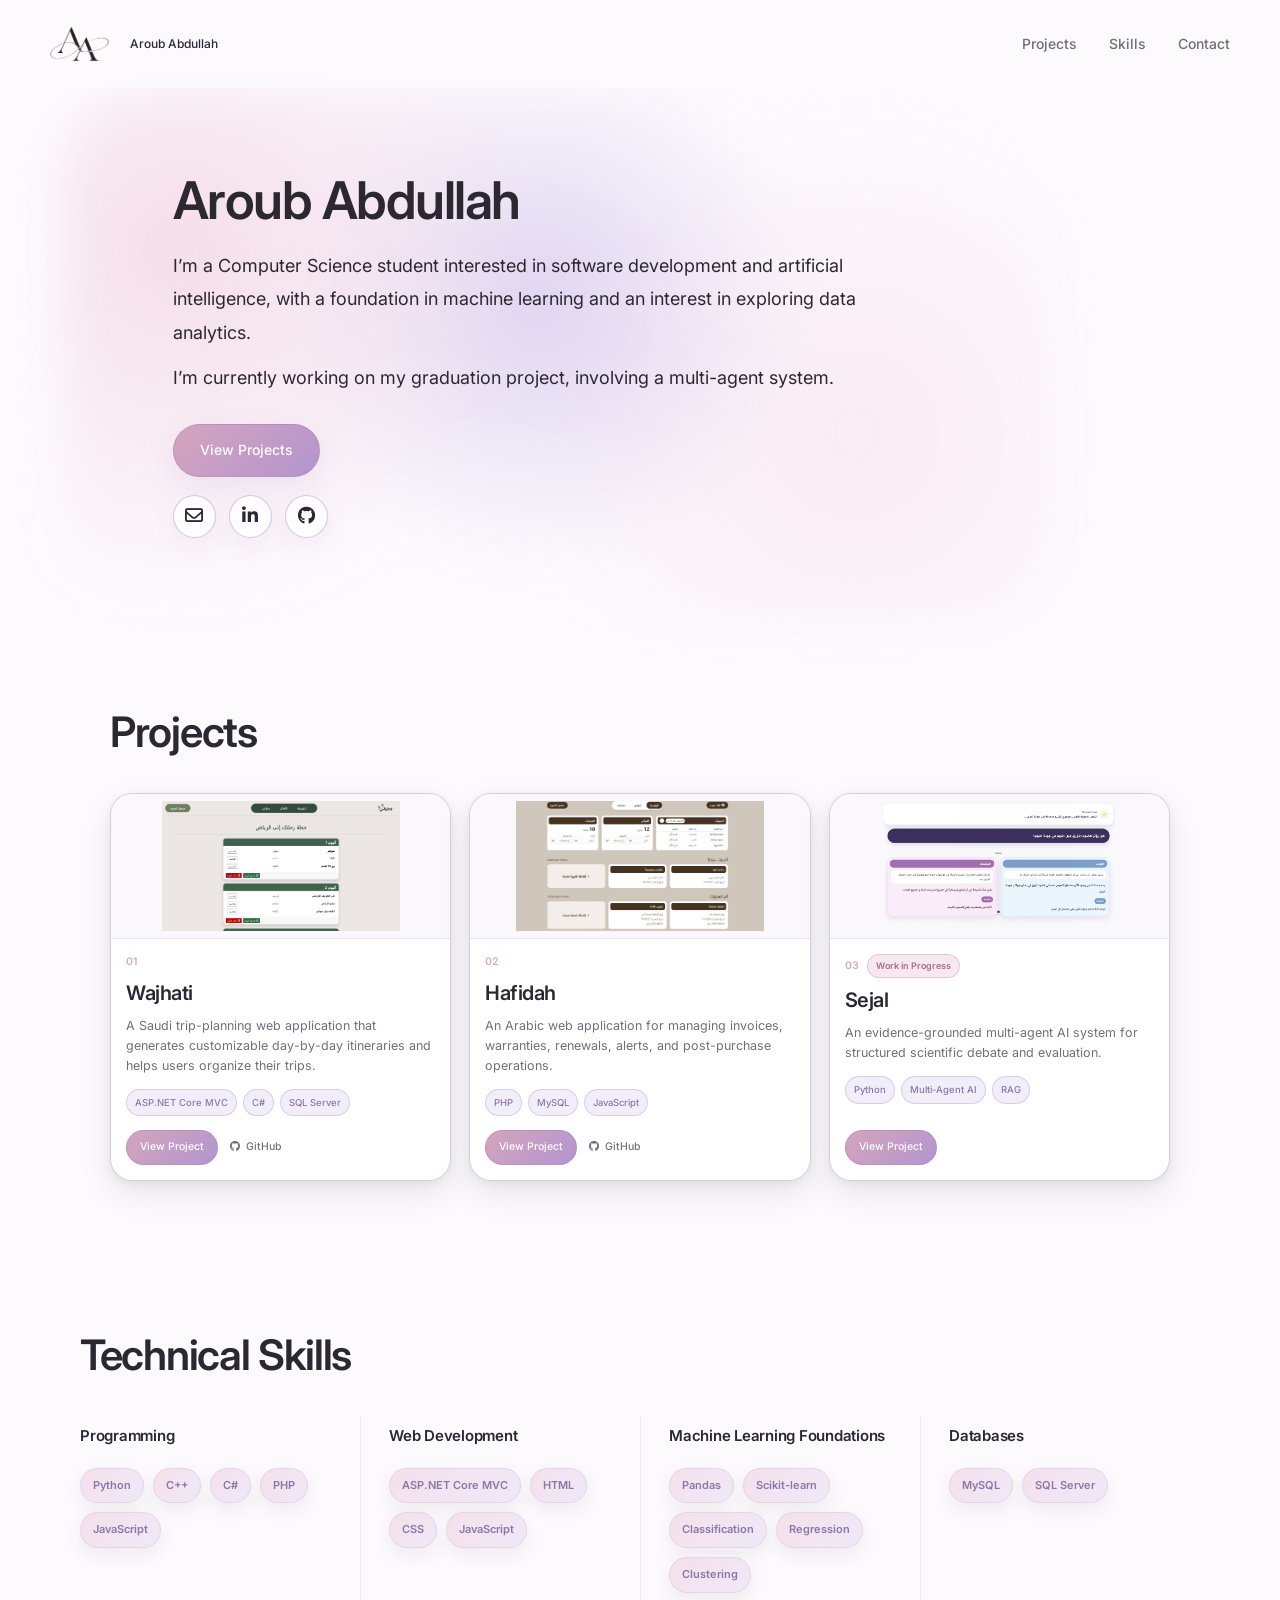
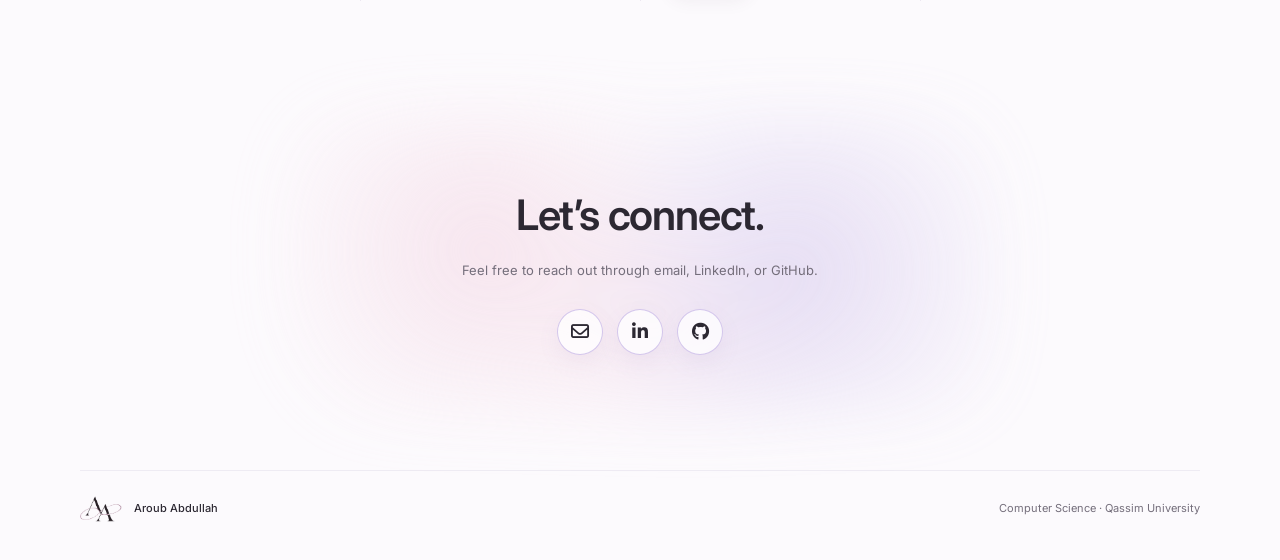
<file: index.html>
<!DOCTYPE html>
<html lang="en">

<head>
  <meta charset="UTF-8">

  <meta
    name="viewport"
    content="width=device-width, initial-scale=1.0"
  >

  <meta
    name="description"
    content="Portfolio of Aroub Abdullah, a Computer Science student interested in software development, artificial intelligence, and machine learning."
  >

  <title>Aroub Abdullah | Portfolio</title>

  <link
    rel="icon"
    type="image/png"
    href="assets/logo.png"
  >

  <link
    rel="preconnect"
    href="https://fonts.googleapis.com"
  >

  <link
    rel="preconnect"
    href="https://fonts.gstatic.com"
    crossorigin
  >

  <link
    href="https://fonts.googleapis.com/css2?family=Inter:wght@400;500;600;700&display=swap"
    rel="stylesheet"
  >

  <link
    rel="stylesheet"
    href="https://cdnjs.cloudflare.com/ajax/libs/font-awesome/6.5.2/css/all.min.css"
  >

  <link
    rel="stylesheet"
    href="style.css"
  >
</head>


<body>

  <!-- Header -->
  <header class="site-header">

    <a
      href="#"
      class="brand"
    >
      <img
        src="assets/logo.png"
        alt="Aroub Abdullah logo"
      >

      <span>
        Aroub Abdullah
      </span>
    </a>


    <nav>

      <a href="#projects">
        Projects
      </a>

      <a href="#skills">
        Skills
      </a>

      <a href="#contact">
        Contact
      </a>

    </nav>

  </header>


  <main>


    <!-- Hero -->
    <section class="hero">

      <div class="hero-content">

        <div class="hero-name-wrap">

          <h1>
            Aroub Abdullah
          </h1>

        </div>


        <p class="hero-text">
          I’m a Computer Science student interested in software development
          and artificial intelligence, with a foundation in machine learning
          and an interest in exploring data analytics.
        </p>


        <p class="hero-text secondary">
          I’m currently working on my graduation project,
          involving a multi-agent system.
        </p>


        <div class="hero-actions">

          <a
            href="#projects"
            class="primary-button"
          >
            View Projects
          </a>

        </div>


        <div class="contact-icons">

          <a
            href="mailto:aroubabdullah@outlook.com"
            aria-label="Email"
          >
            <i class="fa-regular fa-envelope"></i>
          </a>


          <a
            href="https://www.linkedin.com/in/aroubabdullah/"
            target="_blank"
            rel="noopener noreferrer"
            aria-label="LinkedIn"
          >
            <i class="fa-brands fa-linkedin-in"></i>
          </a>


          <a
            href="https://github.com/ImAroub"
            target="_blank"
            rel="noopener noreferrer"
            aria-label="GitHub"
          >
            <i class="fa-brands fa-github"></i>
          </a>

        </div>

      </div>

    </section>


    <!-- Projects -->
    <section
      id="projects"
      class="projects-section"
    >

      <div class="section-heading">

        <h2>
          Projects
        </h2>

      </div>


      <div class="projects-grid">


        <!-- Wajhati -->
        <article class="project-card">

          <a
            href="projects/wajhati.html"
            class="project-card-link"
            aria-label="View Wajhati project"
          ></a>


          <div class="project-image">

            <img
              src="assets/projects/wajhati/generated-plan.png"
              alt="Generated trip itinerary in Wajhati"
              loading="lazy"
            >

          </div>


          <div class="project-content">

            <span class="project-number">
              01
            </span>


            <h3>
              Wajhati
            </h3>


            <p>
              A Saudi trip-planning web application that generates
              customizable day-by-day itineraries and helps users organize
              their trips.
            </p>


            <div class="project-tags">

              <span>ASP.NET Core MVC</span>
              <span>C#</span>
              <span>SQL Server</span>

            </div>


            <div class="project-links">

              <a
                href="projects/wajhati.html"
                class="project-button"
              >
                View Project
              </a>


              <a
                href="https://github.com/ImAroub/wajhati"
                target="_blank"
                rel="noopener noreferrer"
                class="github-link"
              >
                <i class="fa-brands fa-github"></i>
                GitHub
              </a>

            </div>

          </div>

        </article>


        <!-- Hafidah -->
        <article class="project-card">

          <a
            href="projects/hafidah.html"
            class="project-card-link"
            aria-label="View Hafidah project"
          ></a>


          <div class="project-image">

            <img
              src="assets/projects/hafidah/dashboard.png"
              alt="Hafidah dashboard"
              loading="lazy"
            >

          </div>


          <div class="project-content">

            <span class="project-number">
              02
            </span>


            <h3>
              Hafidah
            </h3>


            <p>
              An Arabic web application for managing invoices,
              warranties, renewals, alerts, and post-purchase operations.
            </p>


            <div class="project-tags">

              <span>PHP</span>
              <span>MySQL</span>
              <span>JavaScript</span>

            </div>


            <div class="project-links">

              <a
                href="projects/hafidah.html"
                class="project-button"
              >
                View Project
              </a>


              <a
                href="https://github.com/ImAroub/hafidah"
                target="_blank"
                rel="noopener noreferrer"
                class="github-link"
              >
                <i class="fa-brands fa-github"></i>
                GitHub
              </a>

            </div>

          </div>

        </article>


        <!-- Sejal -->
        <article class="project-card">

          <a
            href="projects/sejal.html"
            class="project-card-link"
            aria-label="View Sejal project"
          ></a>


          <div class="project-image">

            <img
              src="assets/projects/sejal/debate.jpg"
              alt="Sejal interface prototype showing the multi-agent debate"
              loading="lazy"
            >

          </div>


          <div class="project-content">

            <div class="project-status">

              <span class="project-number">
                03
              </span>


              <span class="status-badge">
                Work in Progress
              </span>

            </div>


            <h3>
              Sejal
            </h3>


            <p>
              An evidence-grounded multi-agent AI system for structured
              scientific debate and evaluation.
            </p>


            <div class="project-tags">

              <span>Python</span>
              <span>Multi-Agent AI</span>
              <span>RAG</span>

            </div>


            <div class="project-links">

              <a
                href="projects/sejal.html"
                class="project-button"
              >
                View Project
              </a>

            </div>

          </div>

        </article>

      </div>

    </section>


    <!-- Technical Skills -->
    <section
      id="skills"
      class="skills-section"
    >

      <div class="section-heading">

        <h2>
          Technical Skills
        </h2>

      </div>


      <div class="skills-layout">


        <!-- Programming -->
        <div class="skill-group">

          <h3>
            Programming
          </h3>


          <div class="skill-pills">

            <span>Python</span>
            <span>C++</span>
            <span>C#</span>
            <span>PHP</span>
            <span>JavaScript</span>

          </div>

        </div>


        <!-- Web Development -->
        <div class="skill-group">

          <h3>
            Web Development
          </h3>


          <div class="skill-pills">

            <span>ASP.NET Core MVC</span>
            <span>HTML</span>
            <span>CSS</span>
            <span>JavaScript</span>

          </div>

        </div>


        <!-- Machine Learning -->
        <div class="skill-group">

          <h3>
            Machine Learning Foundations
          </h3>


          <div class="skill-pills">

            <span>Pandas</span>
            <span>Scikit-learn</span>
            <span>Classification</span>
            <span>Regression</span>
            <span>Clustering</span>

          </div>

        </div>


        <!-- Databases -->
        <div class="skill-group">

          <h3>
            Databases
          </h3>


          <div class="skill-pills">

            <span>MySQL</span>
            <span>SQL Server</span>

          </div>

        </div>

      </div>

    </section>


    <!-- Contact -->
    <section
      id="contact"
      class="contact-section"
    >

      <div
        class="contact-glow"
        aria-hidden="true"
      ></div>


      <div class="contact-content">

        <h2>
          Let’s connect.
        </h2>


        <p class="contact-text">
          Feel free to reach out through email, LinkedIn, or GitHub.
        </p>


        <div class="contact-links">

          <a
            href="mailto:aroubabdullah@outlook.com"
            aria-label="Email"
          >
            <i class="fa-regular fa-envelope"></i>
          </a>


          <a
            href="https://www.linkedin.com/in/aroubabdullah/"
            target="_blank"
            rel="noopener noreferrer"
            aria-label="LinkedIn"
          >
            <i class="fa-brands fa-linkedin-in"></i>
          </a>


          <a
            href="https://github.com/ImAroub"
            target="_blank"
            rel="noopener noreferrer"
            aria-label="GitHub"
          >
            <i class="fa-brands fa-github"></i>
          </a>

        </div>

      </div>

    </section>

  </main>


  <!-- Footer -->
  <footer class="site-footer">

    <div class="footer-brand">

      <img
        src="assets/logo.png"
        alt=""
      >

      <span>
        Aroub Abdullah
      </span>

    </div>


    <p>
      Computer Science · Qassim University
    </p>

  </footer>


</body>

</html>
</file>
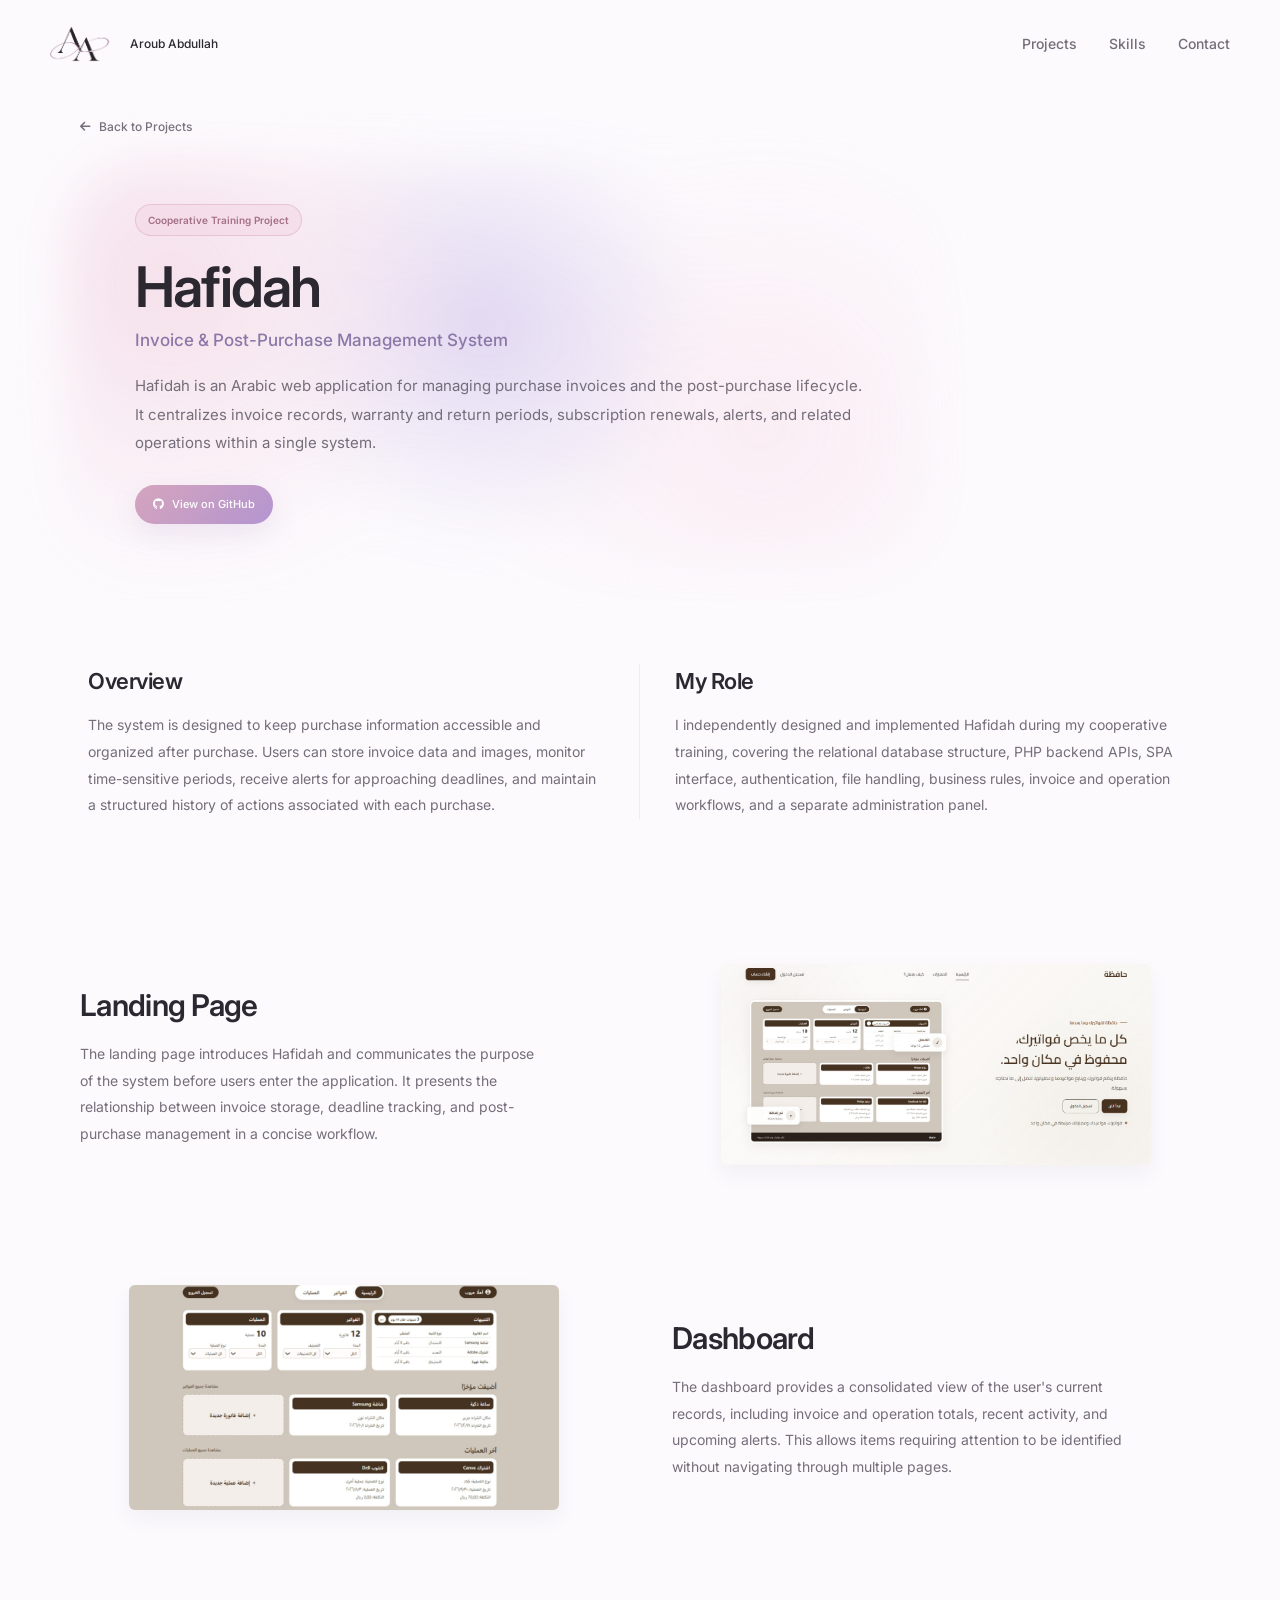
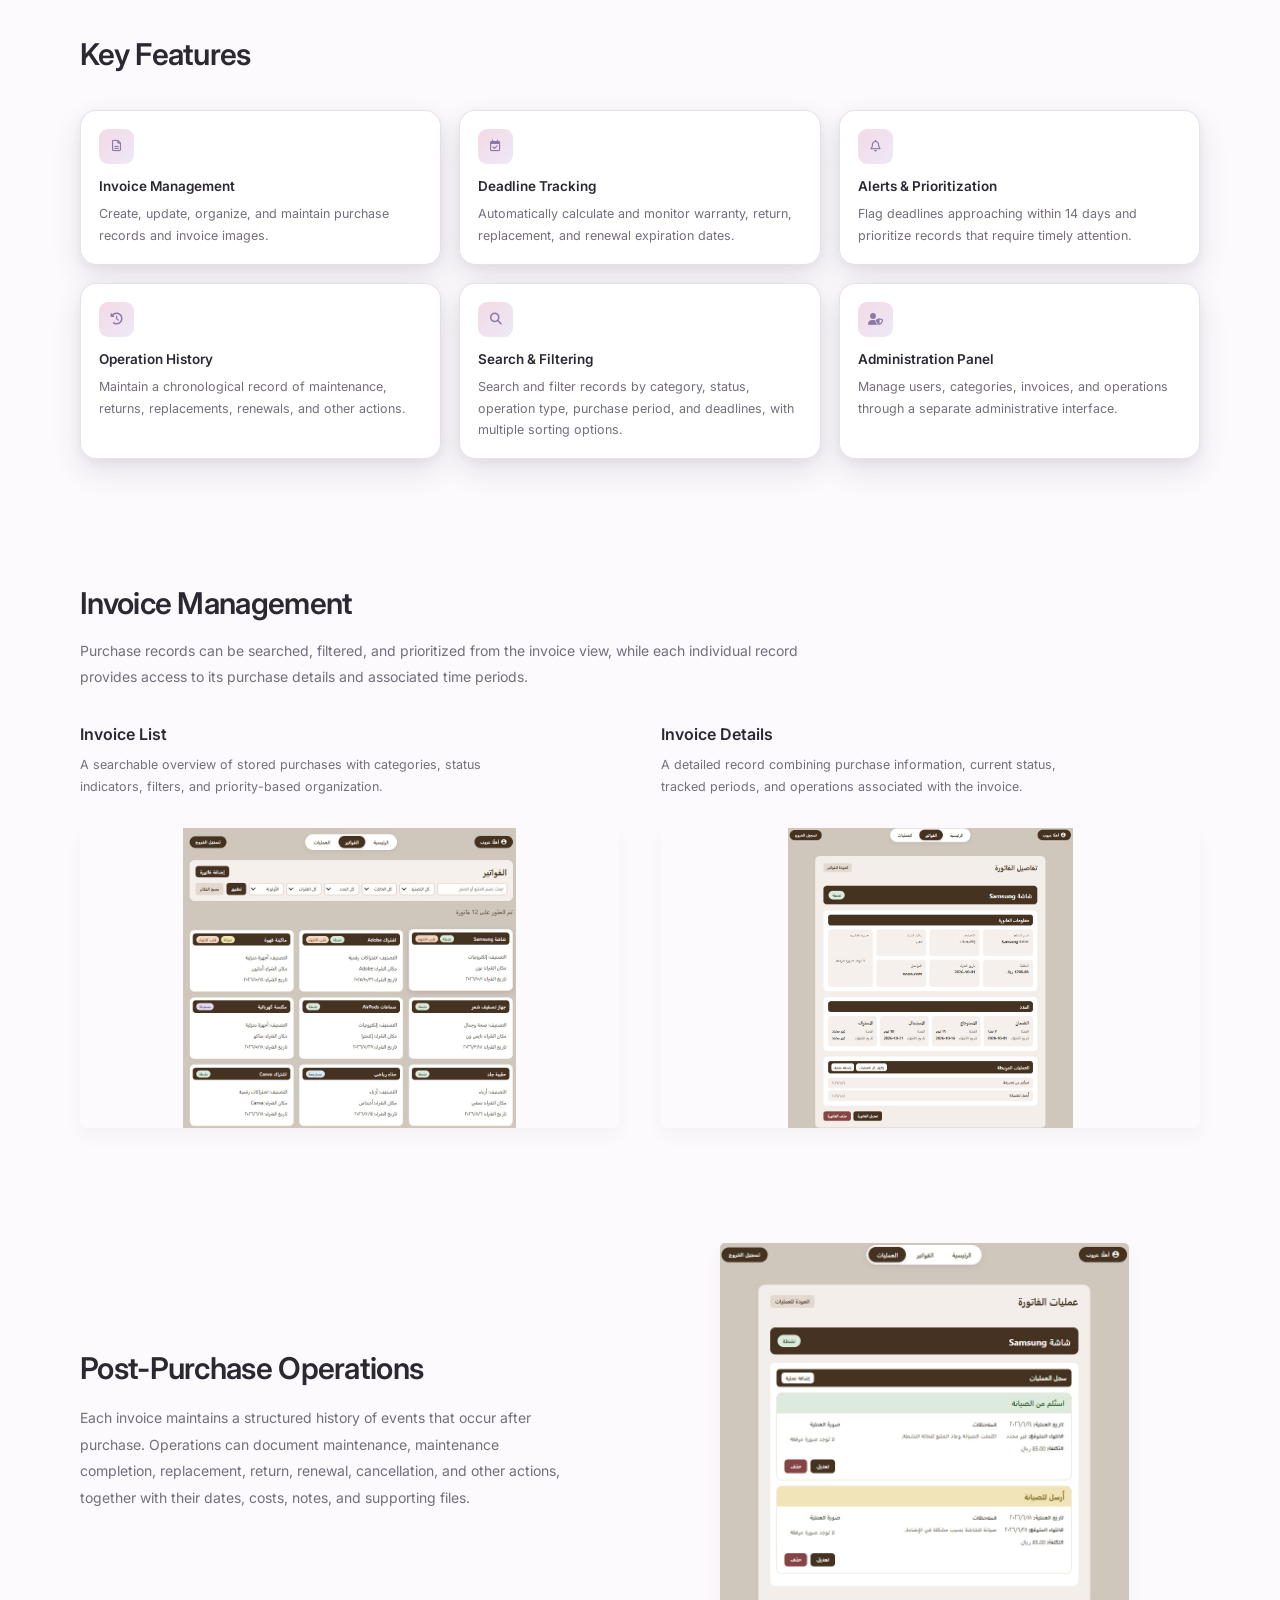
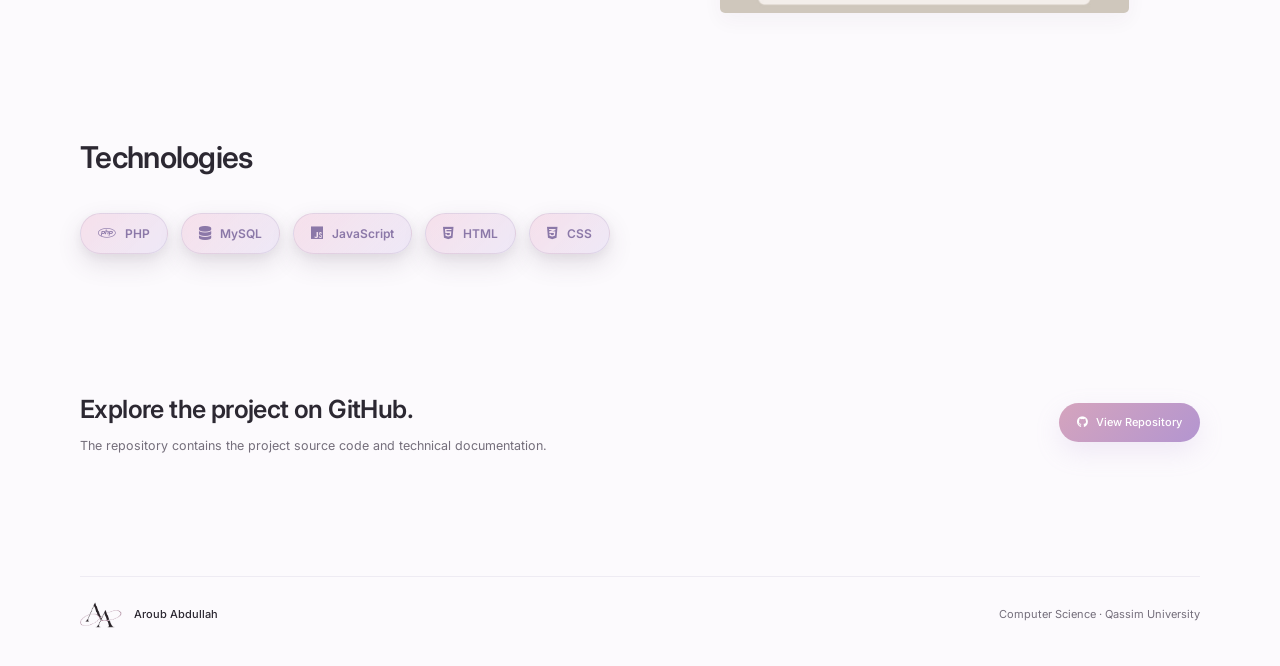
<file: projects/hafidah.html>
<!DOCTYPE html>
<html lang="en">

<head>
  <meta charset="UTF-8">

  <meta
    name="viewport"
    content="width=device-width, initial-scale=1.0"
  >

  <meta
    name="description"
    content="Hafidah is an Arabic web application for managing purchase invoices, post-purchase records, deadlines, alerts, and related operations."
  >

  <title>Hafidah | Aroub Abdullah</title>

  <link
    rel="icon"
    type="image/png"
    href="../assets/logo.png"
  >

  <link
    rel="preconnect"
    href="https://fonts.googleapis.com"
  >

  <link
    rel="preconnect"
    href="https://fonts.gstatic.com"
    crossorigin
  >

  <link
    href="https://fonts.googleapis.com/css2?family=Inter:wght@400;500;600;700&display=swap"
    rel="stylesheet"
  >

  <link
    rel="stylesheet"
    href="https://cdnjs.cloudflare.com/ajax/libs/font-awesome/6.5.2/css/all.min.css"
  >

  <link
    rel="stylesheet"
    href="../style.css"
  >

  <link
    rel="stylesheet"
    href="../project.css"
  >
</head>


<body>

  <!-- Header -->
  <header class="site-header">

    <a
      href="../index.html"
      class="brand"
    >
      <img
        src="../assets/logo.png"
        alt="Aroub Abdullah logo"
      >

      <span>
        Aroub Abdullah
      </span>
    </a>


    <nav>

      <a href="../index.html#projects">
        Projects
      </a>

      <a href="../index.html#skills">
        Skills
      </a>

      <a href="../index.html#contact">
        Contact
      </a>

    </nav>

  </header>


  <main class="project-page hafidah-page">


    <!-- Back -->
    <div class="project-back">

      <a href="../index.html#projects">
        <i class="fa-solid fa-arrow-left"></i>
        Back to Projects
      </a>

    </div>


    <!-- Hero -->
    <section class="project-hero">

      <div class="project-hero-content">

        <span class="project-context-badge">
          Cooperative Training Project
        </span>


        <h1>
          Hafidah
        </h1>


        <p class="project-subtitle">
          Invoice & Post-Purchase Management System
        </p>


        <p class="project-intro">
          Hafidah is an Arabic web application for managing purchase
          invoices and the post-purchase lifecycle. It centralizes invoice
          records, warranty and return periods, subscription renewals,
          alerts, and related operations within a single system.
        </p>


        <a
          href="https://github.com/ImAroub/hafidah"
          target="_blank"
          rel="noopener noreferrer"
          class="project-main-button"
        >
          <i class="fa-brands fa-github"></i>
          View on GitHub
        </a>

      </div>

    </section>


    <!-- Overview + My Role -->
    <section class="project-summary">

      <article class="summary-item">

        <h2>
          Overview
        </h2>

        <p>
          The system is designed to keep purchase information accessible
          and organized after purchase. Users can store invoice data and
          images, monitor time-sensitive periods, receive alerts for
          approaching deadlines, and maintain a structured history of
          actions associated with each purchase.
        </p>

      </article>


      <article class="summary-item">

        <h2>
          My Role
        </h2>

        <p>
          I independently designed and implemented Hafidah during my
          cooperative training, covering the relational database structure,
          PHP backend APIs, SPA interface, authentication, file handling,
          business rules, invoice and operation workflows, and a separate
          administration panel.
        </p>

      </article>

    </section>


    <!-- Landing Page -->
    <section class="split-section">

      <div class="split-copy">

        <h2>
          Landing Page
        </h2>

        <p>
          The landing page introduces Hafidah and communicates the purpose
          of the system before users enter the application. It presents the
          relationship between invoice storage, deadline tracking, and
          post-purchase management in a concise workflow.
        </p>

      </div>


      <div class="split-image landing-image">

        <img
          src="../assets/projects/hafidah/landing.png"
          alt="Hafidah landing page"
        >

      </div>

    </section>


    <!-- Dashboard -->
    <section class="split-section split-reverse">

      <div class="split-copy">

        <h2>
          Dashboard
        </h2>

        <p>
          The dashboard provides a consolidated view of the user's current
          records, including invoice and operation totals, recent activity,
          and upcoming alerts. This allows items requiring attention to be
          identified without navigating through multiple pages.
        </p>

      </div>


      <div class="split-image dashboard-image">

        <img
          src="../assets/projects/hafidah/dashboard.png"
          alt="Hafidah dashboard"
        >

      </div>

    </section>


    <!-- Key Features -->
    <section class="features-section">

      <div class="section-heading-project">

        <h2>
          Key Features
        </h2>

      </div>


      <div class="feature-grid">


        <article class="feature-card">

          <div class="feature-icon">
            <i class="fa-regular fa-file-lines"></i>
          </div>

          <h3>
            Invoice Management
          </h3>

          <p>
            Create, update, organize, and maintain purchase records
            and invoice images.
          </p>

        </article>


        <article class="feature-card">

          <div class="feature-icon">
            <i class="fa-regular fa-calendar-check"></i>
          </div>

          <h3>
            Deadline Tracking
          </h3>

          <p>
            Automatically calculate and monitor warranty, return,
            replacement, and renewal expiration dates.
          </p>

        </article>


        <article class="feature-card">

          <div class="feature-icon">
            <i class="fa-regular fa-bell"></i>
          </div>

          <h3>
            Alerts & Prioritization
          </h3>

          <p>
            Flag deadlines approaching within 14 days and prioritize
            records that require timely attention.
          </p>

        </article>


        <article class="feature-card">

          <div class="feature-icon">
            <i class="fa-solid fa-clock-rotate-left"></i>
          </div>

          <h3>
            Operation History
          </h3>

          <p>
            Maintain a chronological record of maintenance, returns,
            replacements, renewals, and other actions.
          </p>

        </article>


        <article class="feature-card">

          <div class="feature-icon">
            <i class="fa-solid fa-magnifying-glass"></i>
          </div>

          <h3>
            Search & Filtering
          </h3>

          <p>
            Search and filter records by category, status, operation type,
            purchase period, and deadlines, with multiple sorting options.
          </p>

        </article>


        <article class="feature-card">

          <div class="feature-icon">
            <i class="fa-solid fa-user-shield"></i>
          </div>

          <h3>
            Administration Panel
          </h3>

          <p>
            Manage users, categories, invoices, and operations through
            a separate administrative interface.
          </p>

        </article>

      </div>

    </section>


    <!-- Invoice Management -->
    <section class="invoice-section">

      <div class="section-heading-project">

        <h2>
          Invoice Management
        </h2>

        <p>
          Purchase records can be searched, filtered, and prioritized from
          the invoice view, while each individual record provides access to
          its purchase details and associated time periods.
        </p>

      </div>


      <div class="invoice-visual-layout">


        <figure class="invoice-visual invoice-list-visual">

          <div class="visual-copy">

            <h3>
              Invoice List
            </h3>

            <p>
              A searchable overview of stored purchases with categories,
              status indicators, filters, and priority-based organization.
            </p>

          </div>


          <img
            src="../assets/projects/hafidah/invoices.png"
            alt="Hafidah invoice management page"
          >

        </figure>


        <figure class="invoice-visual invoice-details-visual">

          <div class="visual-copy">

            <h3>
              Invoice Details
            </h3>

            <p>
              A detailed record combining purchase information, current
              status, tracked periods, and operations associated with
              the invoice.
            </p>

          </div>


          <img
            src="../assets/projects/hafidah/invoice-details.png"
            alt="Hafidah invoice details page"
          >

        </figure>

      </div>

    </section>


    <!-- Post-Purchase Operations -->
    <section class="operations-section">

      <div class="operations-copy">

        <h2>
          Post-Purchase Operations
        </h2>

        <p>
          Each invoice maintains a structured history of events that occur
          after purchase. Operations can document maintenance, maintenance
          completion, replacement, return, renewal, cancellation, and other
          actions, together with their dates, costs, notes, and supporting
          files.
        </p>

      </div>


      <div class="operations-visual">

        <img
          src="../assets/projects/hafidah/operations-history.png"
          alt="Hafidah post-purchase operation history"
        >

      </div>

    </section>


    <!-- Technologies -->
    <section class="technologies-section">

      <div class="section-heading-project">

        <h2>
          Technologies
        </h2>

      </div>


      <div class="technology-grid">

        <div class="technology-item">

          <div class="technology-icon">
            <i class="fa-brands fa-php"></i>
          </div>

          <span>PHP</span>

        </div>


        <div class="technology-item">

          <div class="technology-icon">
            <i class="fa-solid fa-database"></i>
          </div>

          <span>MySQL</span>

        </div>


        <div class="technology-item">

          <div class="technology-icon">
            <i class="fa-brands fa-js"></i>
          </div>

          <span>JavaScript</span>

        </div>


        <div class="technology-item">

          <div class="technology-icon">
            <i class="fa-brands fa-html5"></i>
          </div>

          <span>HTML</span>

        </div>


        <div class="technology-item">

          <div class="technology-icon">
            <i class="fa-brands fa-css3-alt"></i>
          </div>

          <span>CSS</span>

        </div>

      </div>

    </section>


    <!-- Repository -->
    <section class="project-end">

      <div>

        <h2>
          Explore the project on GitHub.
        </h2>

        <p>
          The repository contains the project source code and technical
          documentation.
        </p>

      </div>


      <a
        href="https://github.com/ImAroub/hafidah"
        target="_blank"
        rel="noopener noreferrer"
        class="project-main-button"
      >
        <i class="fa-brands fa-github"></i>
        View Repository
      </a>

    </section>

  </main>


  <!-- Footer -->
  <footer class="site-footer">

    <div class="footer-brand">

      <img
        src="../assets/logo.png"
        alt=""
      >

      <span>
        Aroub Abdullah
      </span>

    </div>


    <p>
      Computer Science · Qassim University
    </p>

  </footer>

</body>

</html>
</file>
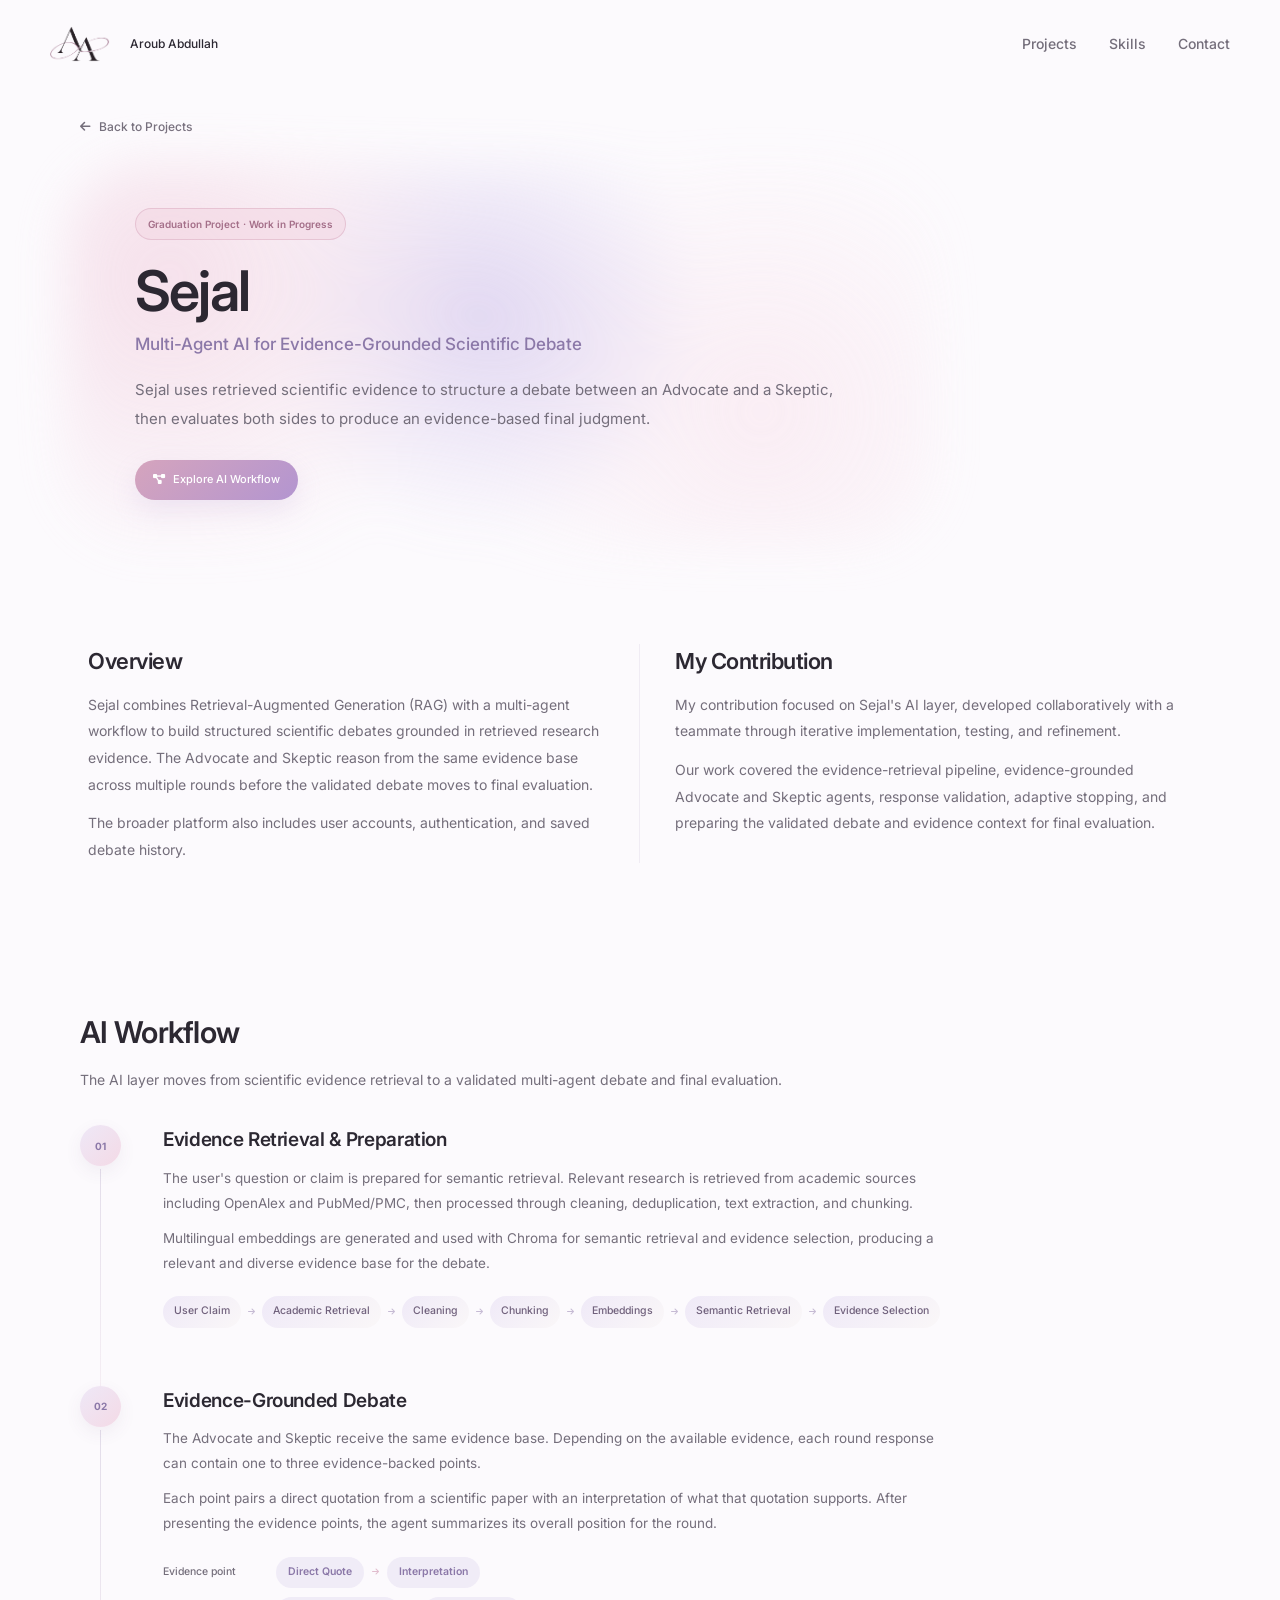
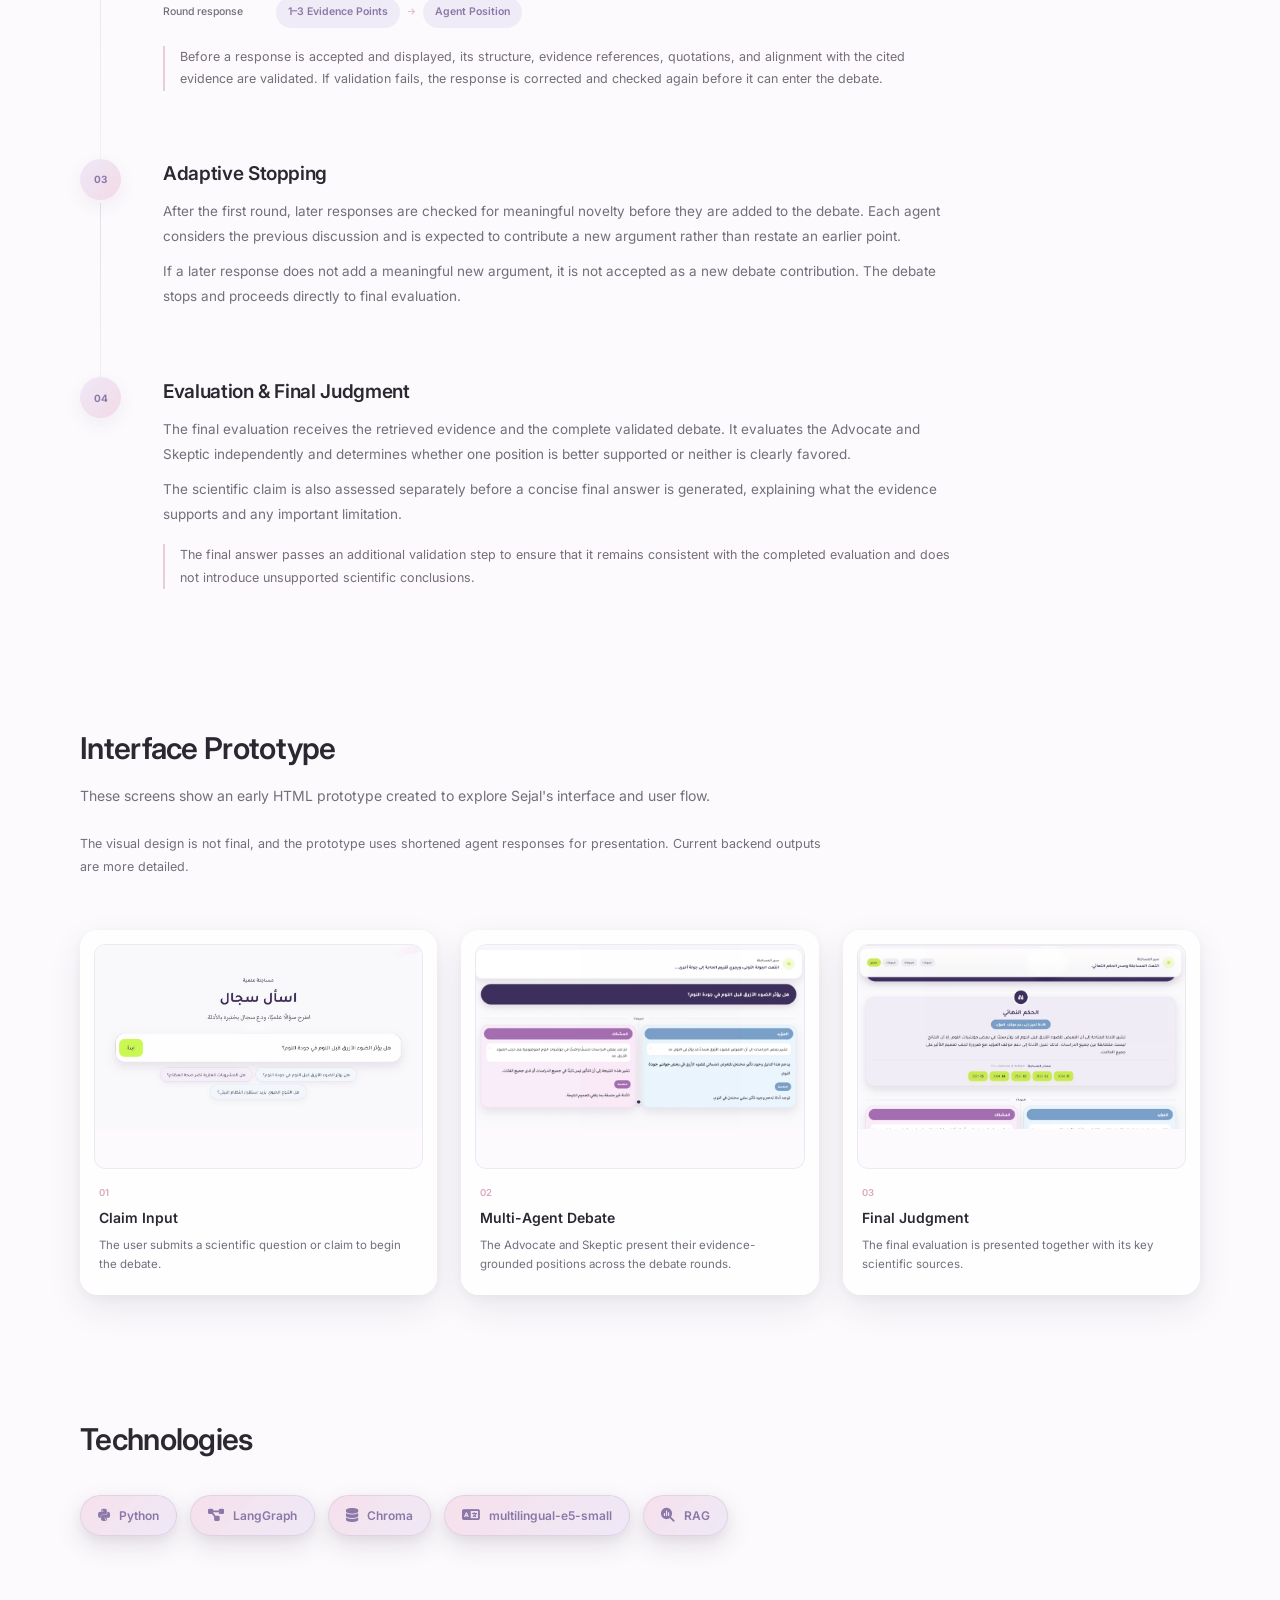
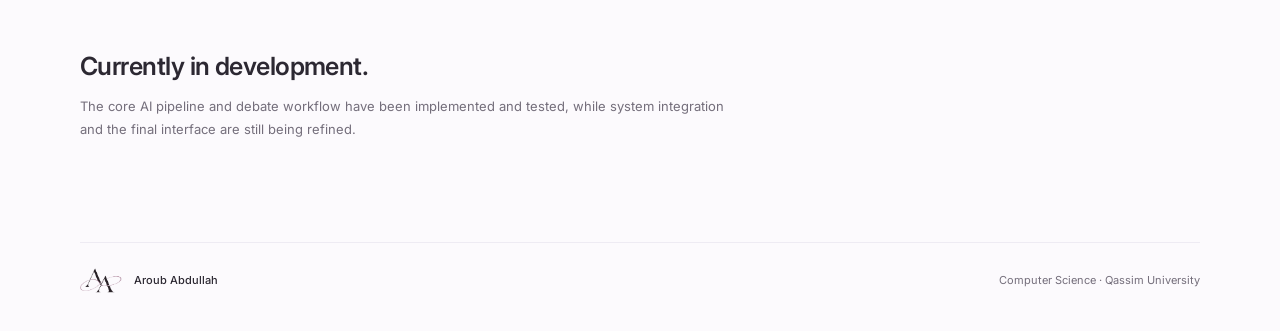
<file: projects/sejal.html>
<!DOCTYPE html>
<html lang="en">

<head>
  <meta charset="UTF-8">

  <meta
    name="viewport"
    content="width=device-width, initial-scale=1.0"
  >

  <meta
    name="description"
    content="Sejal is an evidence-grounded multi-agent scientific debate system built as a graduation project."
  >

  <title>Sejal | Aroub Abdullah</title>

  <link
    rel="icon"
    type="image/png"
    href="../assets/logo.png"
  >

  <link
    rel="preconnect"
    href="https://fonts.googleapis.com"
  >

  <link
    rel="preconnect"
    href="https://fonts.gstatic.com"
    crossorigin
  >

  <link
    href="https://fonts.googleapis.com/css2?family=Inter:wght@400;500;600;700&display=swap"
    rel="stylesheet"
  >

  <link
    rel="stylesheet"
    href="https://cdnjs.cloudflare.com/ajax/libs/font-awesome/6.5.2/css/all.min.css"
  >

  <link
    rel="stylesheet"
    href="../style.css"
  >

  <link
    rel="stylesheet"
    href="../project.css"
  >
</head>


<body>

  <!-- Header -->
  <header class="site-header">

    <a
      href="../index.html"
      class="brand"
    >
      <img
        src="../assets/logo.png"
        alt="Aroub Abdullah logo"
      >

      <span>
        Aroub Abdullah
      </span>
    </a>


    <nav>

      <a href="../index.html#projects">
        Projects
      </a>

      <a href="../index.html#skills">
        Skills
      </a>

      <a href="../index.html#contact">
        Contact
      </a>

    </nav>

  </header>


  <main class="project-page sejal-page">


    <!-- Back -->
    <div class="project-back">

      <a href="../index.html#projects">
        <i class="fa-solid fa-arrow-left"></i>
        Back to Projects
      </a>

    </div>


    <!-- Hero -->
    <section class="project-hero">

      <div class="project-hero-content">

        <span class="project-context-badge">
          Graduation Project · Work in Progress
        </span>


        <h1>
          Sejal
        </h1>


        <p class="project-subtitle">
          Multi-Agent AI for Evidence-Grounded Scientific Debate
        </p>


        <p class="project-intro">
          Sejal uses retrieved scientific evidence to structure a debate
          between an Advocate and a Skeptic, then evaluates both sides to
          produce an evidence-based final judgment.
        </p>


        <a
          href="#ai-workflow"
          class="project-main-button"
        >
          <i class="fa-solid fa-diagram-project"></i>
          Explore AI Workflow
        </a>

      </div>

    </section>


    <!-- Overview + My Contribution -->
    <section class="project-summary">

      <article class="summary-item">

        <h2>
          Overview
        </h2>

        <p>
          Sejal combines Retrieval-Augmented Generation (RAG) with a
          multi-agent workflow to build structured scientific debates
          grounded in retrieved research evidence. The Advocate and Skeptic
          reason from the same evidence base across multiple rounds before
          the validated debate moves to final evaluation.
        </p>

        <p class="summary-secondary">
          The broader platform also includes user accounts, authentication,
          and saved debate history.
        </p>

      </article>


      <article class="summary-item">

        <h2>
          My Contribution
        </h2>

        <p>
          My contribution focused on Sejal's AI layer, developed
          collaboratively with a teammate through iterative implementation,
          testing, and refinement.
        </p>

        <p class="summary-secondary">
          Our work covered the evidence-retrieval pipeline, evidence-grounded
          Advocate and Skeptic agents, response validation, adaptive stopping,
          and preparing the validated debate and evidence context for final
          evaluation.
        </p>

      </article>

    </section>


    <!-- AI Workflow -->
    <section
      class="ai-workflow-section"
      id="ai-workflow"
    >

      <div class="section-heading-project">

        <h2>
          AI Workflow
        </h2>

        <p>
          The AI layer moves from scientific evidence retrieval to a
          validated multi-agent debate and final evaluation.
        </p>

      </div>


      <div class="workflow-list">


        <!-- Step 1 -->
        <article class="workflow-step">

          <div class="workflow-marker">
            <span>01</span>
          </div>


          <div class="workflow-content">

            <h3>
              Evidence Retrieval & Preparation
            </h3>

            <p>
              The user's question or claim is prepared for semantic retrieval.
              Relevant research is retrieved from academic sources including
              OpenAlex and PubMed/PMC, then processed through cleaning,
              deduplication, text extraction, and chunking.
            </p>

            <p>
              Multilingual embeddings are generated and used with Chroma for
              semantic retrieval and evidence selection, producing a relevant
              and diverse evidence base for the debate.
            </p>


            <div
              class="pipeline-flow"
              aria-label="Evidence retrieval pipeline"
            >

              <span class="pipeline-chip">
                User Claim
              </span>

              <i class="fa-solid fa-arrow-right pipeline-arrow"></i>

              <span class="pipeline-chip">
                Academic Retrieval
              </span>

              <i class="fa-solid fa-arrow-right pipeline-arrow"></i>

              <span class="pipeline-chip">
                Cleaning
              </span>

              <i class="fa-solid fa-arrow-right pipeline-arrow"></i>

              <span class="pipeline-chip">
                Chunking
              </span>

              <i class="fa-solid fa-arrow-right pipeline-arrow"></i>

              <span class="pipeline-chip">
                Embeddings
              </span>

              <i class="fa-solid fa-arrow-right pipeline-arrow"></i>

              <span class="pipeline-chip">
                Semantic Retrieval
              </span>

              <i class="fa-solid fa-arrow-right pipeline-arrow"></i>

              <span class="pipeline-chip">
                Evidence Selection
              </span>

            </div>

          </div>

        </article>


        <!-- Step 2 -->
        <article class="workflow-step">

          <div class="workflow-marker">
            <span>02</span>
          </div>


          <div class="workflow-content">

            <h3>
              Evidence-Grounded Debate
            </h3>

            <p>
              The Advocate and Skeptic receive the same evidence base.
              Depending on the available evidence, each round response can
              contain one to three evidence-backed points.
            </p>

            <p>
              Each point pairs a direct quotation from a scientific paper
              with an interpretation of what that quotation supports. After
              presenting the evidence points, the agent summarizes its
              overall position for the round.
            </p>


            <div class="response-structure">

              <div class="response-row">

                <span class="response-label">
                  Evidence point
                </span>

                <span class="structure-pill">
                  Direct Quote
                </span>

                <i class="fa-solid fa-arrow-right structure-arrow"></i>

                <span class="structure-pill">
                  Interpretation
                </span>

              </div>


              <div class="response-row">

                <span class="response-label">
                  Round response
                </span>

                <span class="structure-pill">
                  1–3 Evidence Points
                </span>

                <i class="fa-solid fa-arrow-right structure-arrow"></i>

                <span class="structure-pill">
                  Agent Position
                </span>

              </div>

            </div>


            <p class="workflow-note">
              Before a response is accepted and displayed, its structure,
              evidence references, quotations, and alignment with the cited
              evidence are validated. If validation fails, the response is
              corrected and checked again before it can enter the debate.
            </p>

          </div>

        </article>


        <!-- Step 3 -->
        <article class="workflow-step">

          <div class="workflow-marker">
            <span>03</span>
          </div>


          <div class="workflow-content">

            <h3>
              Adaptive Stopping
            </h3>

            <p>
              After the first round, later responses are checked for
              meaningful novelty before they are added to the debate.
              Each agent considers the previous discussion and is expected
              to contribute a new argument rather than restate an earlier
              point.
            </p>

            <p>
              If a later response does not add a meaningful new argument,
              it is not accepted as a new debate contribution. The debate
              stops and proceeds directly to final evaluation.
            </p>

          </div>

        </article>


        <!-- Step 4 -->
        <article class="workflow-step">

          <div class="workflow-marker">
            <span>04</span>
          </div>


          <div class="workflow-content">

            <h3>
              Evaluation & Final Judgment
            </h3>

            <p>
              The final evaluation receives the retrieved evidence and the
              complete validated debate. It evaluates the Advocate and
              Skeptic independently and determines whether one position is
              better supported or neither is clearly favored.
            </p>

            <p>
              The scientific claim is also assessed separately before a
              concise final answer is generated, explaining what the evidence
              supports and any important limitation.
            </p>


            <p class="workflow-note">
              The final answer passes an additional validation step to ensure
              that it remains consistent with the completed evaluation and
              does not introduce unsupported scientific conclusions.
            </p>

          </div>

        </article>

      </div>

    </section>


    <!-- Interface Prototype -->
    <section class="prototype-section">

      <div class="section-heading-project">

        <h2>
          Interface Prototype
        </h2>

        <p>
          These screens show an early HTML prototype created to explore
          Sejal's interface and user flow.
        </p>

      </div>


      <p class="prototype-disclaimer">
        The visual design is not final, and the prototype uses shortened
        agent responses for presentation. Current backend outputs are more
        detailed.
      </p>


      <div class="prototype-grid">


        <!-- Claim Input -->
        <figure class="prototype-item">

          <div class="prototype-image">

            <img
              src="../assets/projects/sejal/claim-input.jpg"
              alt="Early Sejal prototype showing the scientific claim input interface"
            >

          </div>


          <figcaption class="prototype-caption">

            <span class="prototype-number">
              01
            </span>

            <h3>
              Claim Input
            </h3>

            <p>
              The user submits a scientific question or claim to begin the
              debate.
            </p>

          </figcaption>

        </figure>


        <!-- Debate -->
        <figure class="prototype-item">

          <div class="prototype-image">

            <img
              src="../assets/projects/sejal/debate.jpg"
              alt="Early Sejal prototype showing the Advocate and Skeptic debate"
            >

          </div>


          <figcaption class="prototype-caption">

            <span class="prototype-number">
              02
            </span>

            <h3>
              Multi-Agent Debate
            </h3>

            <p>
              The Advocate and Skeptic present their evidence-grounded
              positions across the debate rounds.
            </p>

          </figcaption>

        </figure>


        <!-- Judgment -->
        <figure class="prototype-item">

          <div class="prototype-image">

            <img
              src="../assets/projects/sejal/judgment.jpg"
              alt="Early Sejal prototype showing the final judgment and scientific sources"
            >

          </div>


          <figcaption class="prototype-caption">

            <span class="prototype-number">
              03
            </span>

            <h3>
              Final Judgment
            </h3>

            <p>
              The final evaluation is presented together with its key
              scientific sources.
            </p>

          </figcaption>

        </figure>

      </div>

    </section>


    <!-- Technologies -->
    <section class="technologies-section">

      <div class="section-heading-project">

        <h2>
          Technologies
        </h2>

      </div>


      <div class="technology-grid">


        <div class="technology-item">

          <div class="technology-icon">
            <i class="fa-brands fa-python"></i>
          </div>

          <span>Python</span>

        </div>


        <div class="technology-item">

          <div class="technology-icon">
            <i class="fa-solid fa-diagram-project"></i>
          </div>

          <span>LangGraph</span>

        </div>


        <div class="technology-item">

          <div class="technology-icon">
            <i class="fa-solid fa-database"></i>
          </div>

          <span>Chroma</span>

        </div>


        <div class="technology-item">

          <div class="technology-icon">
            <i class="fa-solid fa-language"></i>
          </div>

          <span>multilingual-e5-small</span>

        </div>


        <div class="technology-item">

          <div class="technology-icon">
            <i class="fa-solid fa-magnifying-glass-chart"></i>
          </div>

          <span>RAG</span>

        </div>

      </div>

    </section>


    <!-- Project Status -->
    <section class="project-status-section">

      <h2>
        Currently in development.
      </h2>

      <p>
        The core AI pipeline and debate workflow have been implemented and
        tested, while system integration and the final interface are still
        being refined.
      </p>

    </section>

  </main>


  <!-- Footer -->
  <footer class="site-footer">

    <div class="footer-brand">

      <img
        src="../assets/logo.png"
        alt=""
      >

      <span>
        Aroub Abdullah
      </span>

    </div>


    <p>
      Computer Science · Qassim University
    </p>

  </footer>

</body>

</html>
</file>
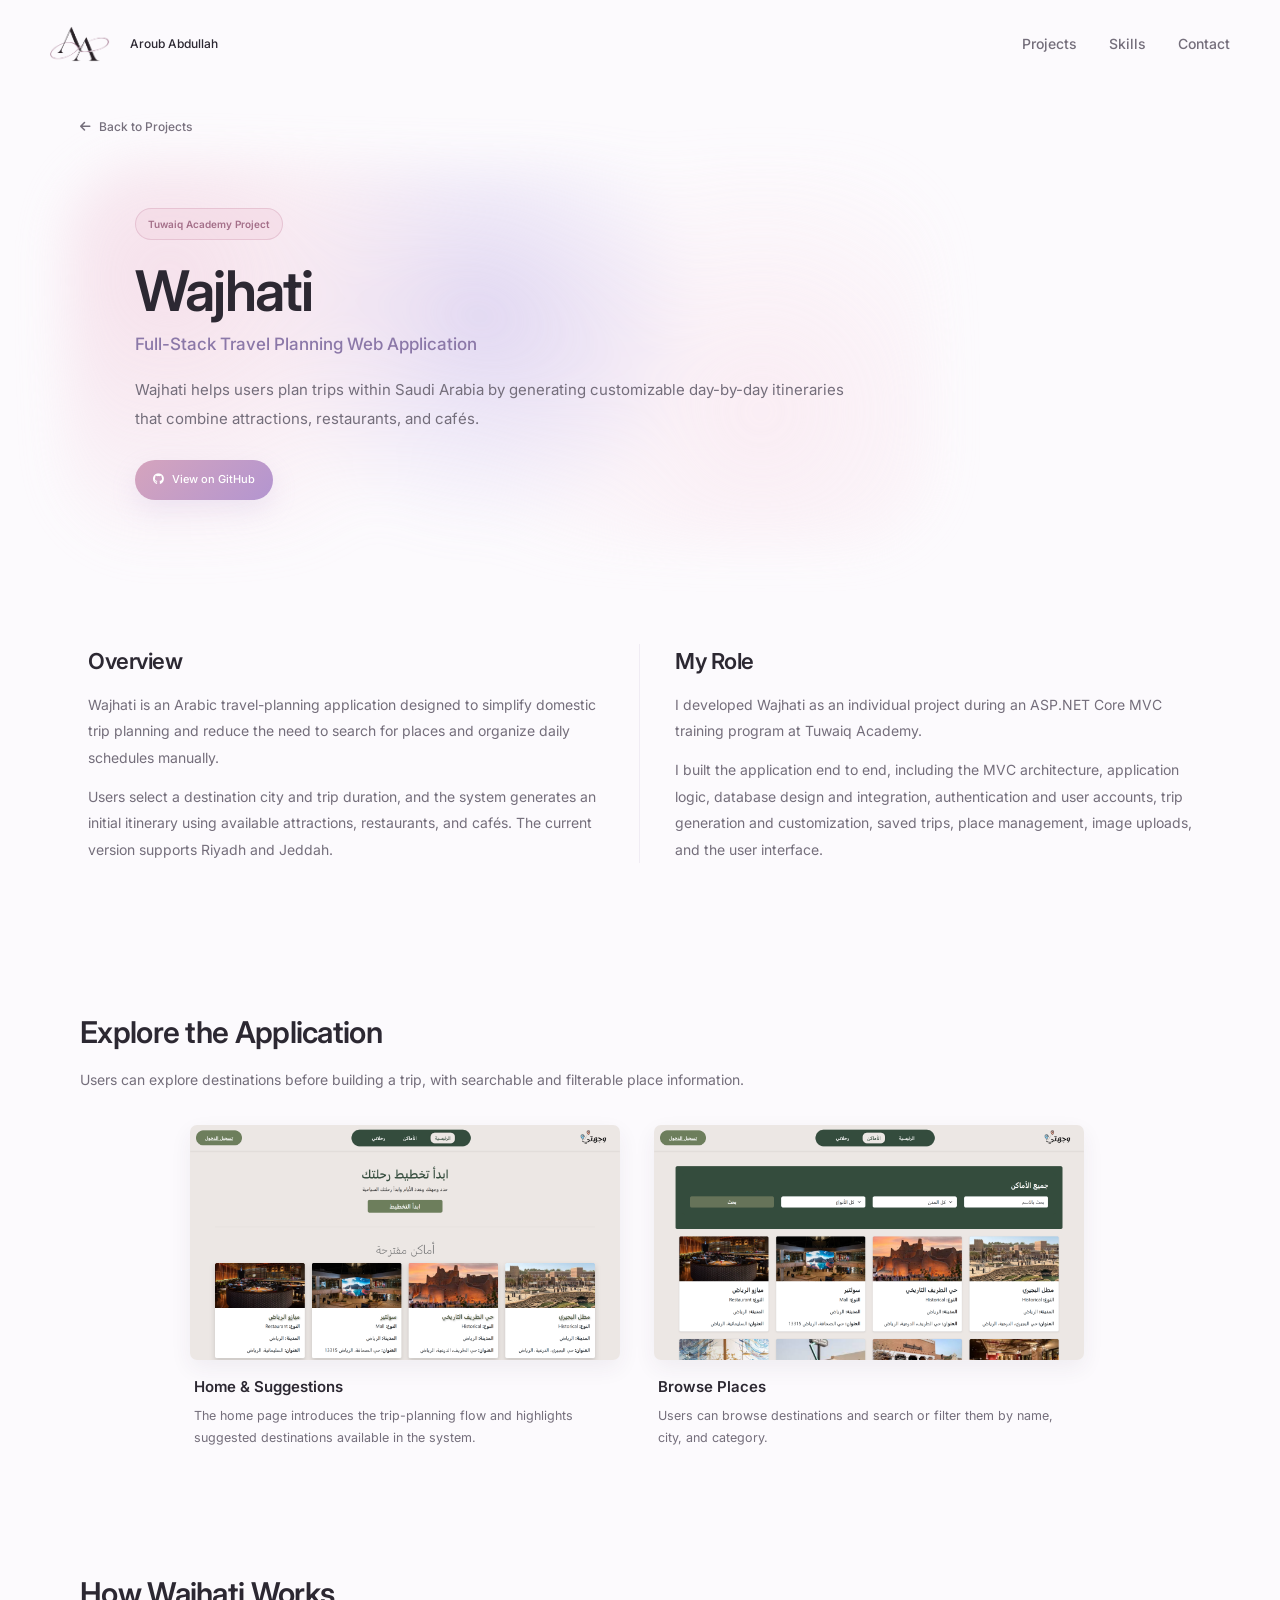
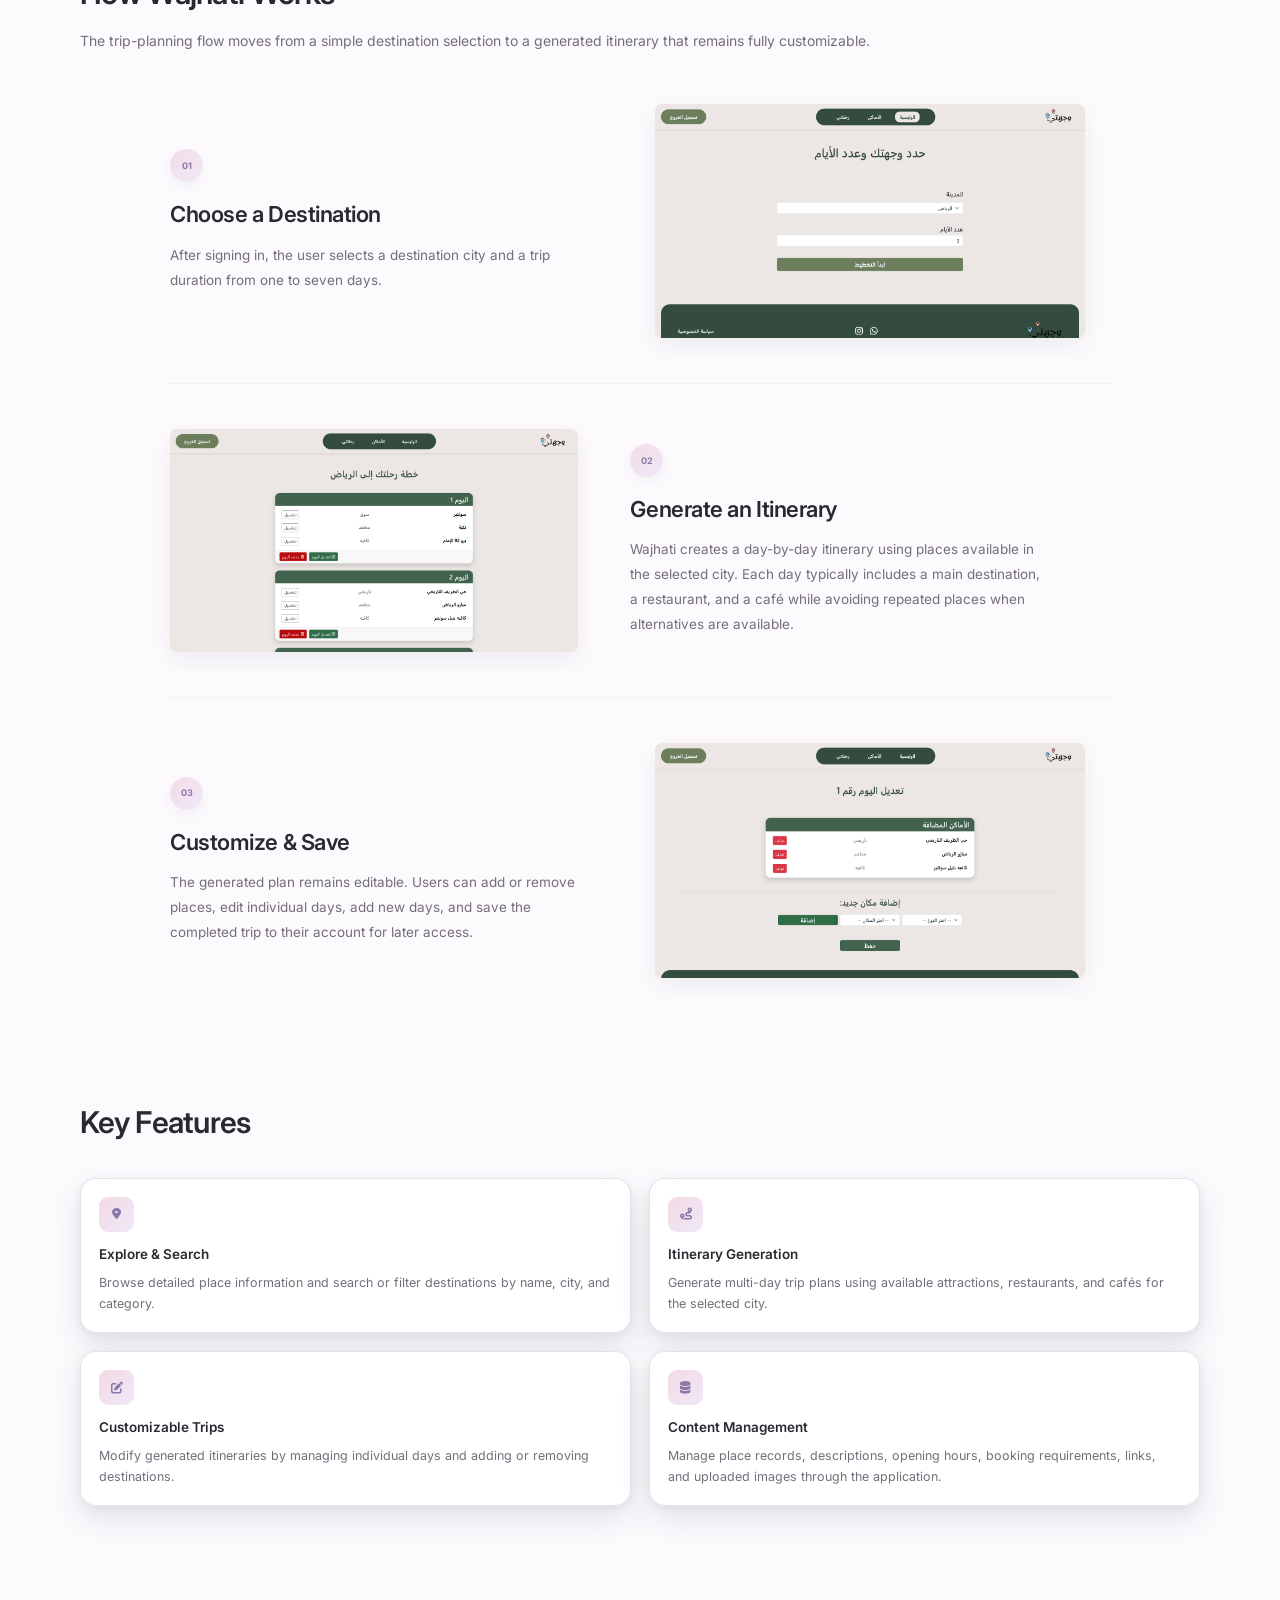
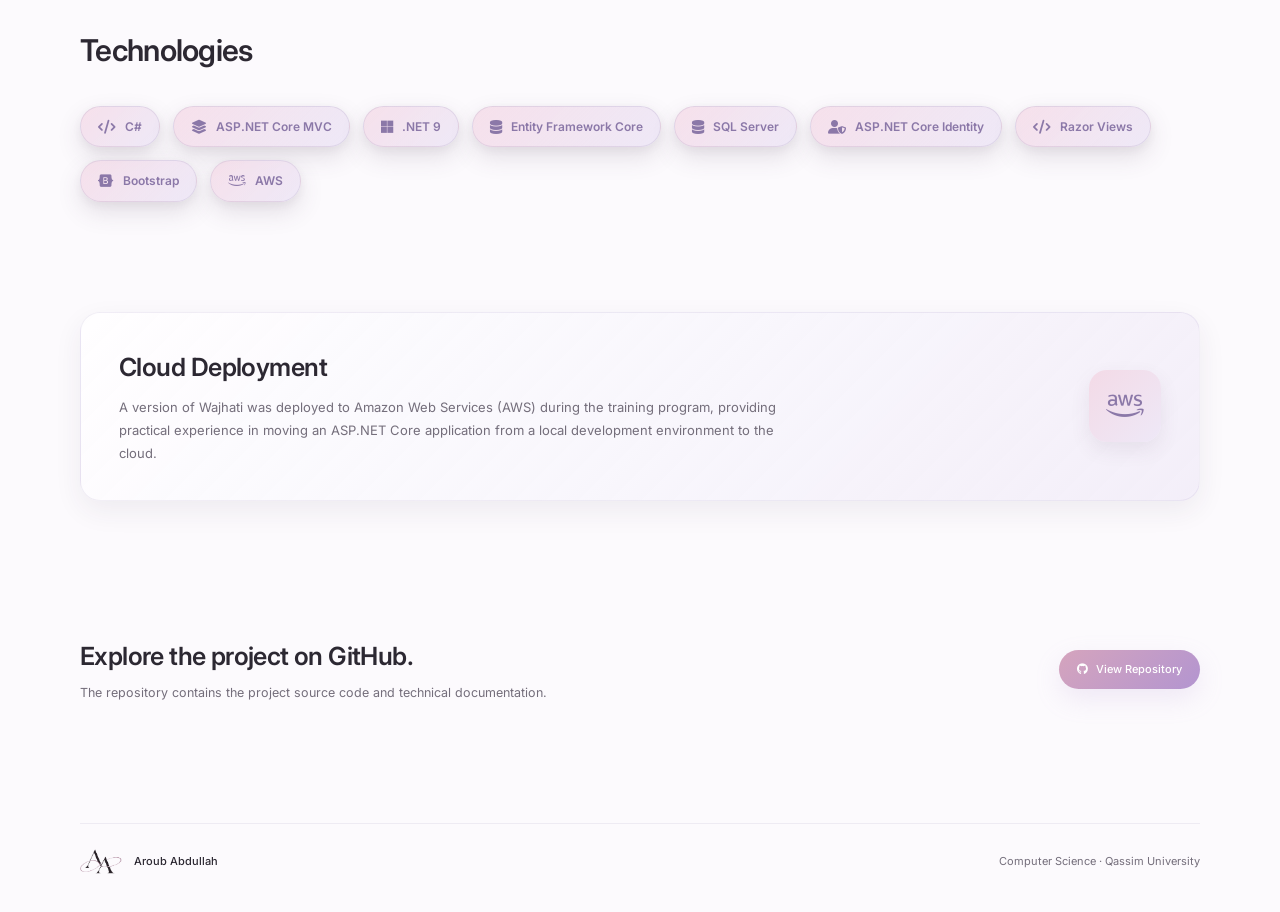
<file: projects/wajhati.html>
<!DOCTYPE html>
<html lang="en">

<head>
  <meta charset="UTF-8">

  <meta
    name="viewport"
    content="width=device-width, initial-scale=1.0"
  >

  <meta
    name="description"
    content="Wajhati is a full-stack Arabic travel planning web application for generating and customizing trips within Saudi Arabia."
  >

  <title>Wajhati | Aroub Abdullah</title>

  <link
    rel="icon"
    type="image/png"
    href="../assets/logo.png"
  >

  <link
    rel="preconnect"
    href="https://fonts.googleapis.com"
  >

  <link
    rel="preconnect"
    href="https://fonts.gstatic.com"
    crossorigin
  >

  <link
    href="https://fonts.googleapis.com/css2?family=Inter:wght@400;500;600;700&display=swap"
    rel="stylesheet"
  >

  <link
    rel="stylesheet"
    href="https://cdnjs.cloudflare.com/ajax/libs/font-awesome/6.5.2/css/all.min.css"
  >

  <link
    rel="stylesheet"
    href="../style.css"
  >

  <link
    rel="stylesheet"
    href="../project.css"
  >
</head>


<body>

  <!-- Header -->
  <header class="site-header">

    <a
      href="../index.html"
      class="brand"
    >
      <img
        src="../assets/logo.png"
        alt="Aroub Abdullah logo"
      >

      <span>
        Aroub Abdullah
      </span>
    </a>


    <nav>

      <a href="../index.html#projects">
        Projects
      </a>

      <a href="../index.html#skills">
        Skills
      </a>

      <a href="../index.html#contact">
        Contact
      </a>

    </nav>

  </header>


  <main class="project-page wajhati-page">


    <!-- Back -->
    <div class="project-back">

      <a href="../index.html#projects">
        <i class="fa-solid fa-arrow-left"></i>
        Back to Projects
      </a>

    </div>


    <!-- Hero -->
    <section class="project-hero">

      <div class="project-hero-content">

        <span class="project-context-badge">
          Tuwaiq Academy Project
        </span>


        <h1>
          Wajhati
        </h1>


        <p class="project-subtitle">
          Full-Stack Travel Planning Web Application
        </p>


        <p class="project-intro">
          Wajhati helps users plan trips within Saudi Arabia by generating
          customizable day-by-day itineraries that combine attractions,
          restaurants, and cafés.
        </p>


        <a
          href="https://github.com/ImAroub/wajhati"
          target="_blank"
          rel="noopener noreferrer"
          class="project-main-button"
        >
          <i class="fa-brands fa-github"></i>
          View on GitHub
        </a>

      </div>

    </section>


    <!-- Overview + My Role -->
    <section class="project-summary">

      <article class="summary-item">

        <h2>
          Overview
        </h2>

        <p>
          Wajhati is an Arabic travel-planning application designed to
          simplify domestic trip planning and reduce the need to search for
          places and organize daily schedules manually.
        </p>

        <p class="summary-secondary">
          Users select a destination city and trip duration, and the system
          generates an initial itinerary using available attractions,
          restaurants, and cafés. The current version supports Riyadh
          and Jeddah.
        </p>

      </article>


      <article class="summary-item">

        <h2>
          My Role
        </h2>

        <p>
          I developed Wajhati as an individual project during an ASP.NET
          Core MVC training program at Tuwaiq Academy.
        </p>

        <p class="summary-secondary">
          I built the application end to end, including the MVC architecture,
          application logic, database design and integration, authentication
          and user accounts, trip generation and customization, saved trips,
          place management, image uploads, and the user interface.
        </p>

      </article>

    </section>


    <!-- Explore the Application -->
    <section class="wajhati-discovery-section">

     <div class="section-heading-project section-heading-wide">

        <h2>
          Explore the Application
        </h2>

        <p>
          Users can explore destinations before building a trip, with
          searchable and filterable place information.
        </p>

      </div>


      <div class="wajhati-discovery-grid">


        <!-- Home -->
        <figure class="wajhati-screen">

          <img
            src="../assets/projects/wajhati/home.png"
            alt="Wajhati home page showing suggested destinations"
          >

          <figcaption>

            <h3>
              Home & Suggestions
            </h3>

            <p>
              The home page introduces the trip-planning flow and highlights
              suggested destinations available in the system.
            </p>

          </figcaption>

        </figure>


        <!-- Places -->
        <figure class="wajhati-screen">

          <img
            src="../assets/projects/wajhati/places.png"
            alt="Wajhati places page with search and filtering"
          >

          <figcaption>

            <h3>
              Browse Places
            </h3>

            <p>
              Users can browse destinations and search or filter them by
              name, city, and category.
            </p>

          </figcaption>

        </figure>

      </div>

    </section>


    <!-- How Wajhati Works -->
    <section class="wajhati-flow-section">

      <div class="section-heading-project section-heading-wide">

        <h2>
          How Wajhati Works
        </h2>

        <p>
          The trip-planning flow moves from a simple destination selection
          to a generated itinerary that remains fully customizable.
        </p>

      </div>


      <!-- Step 1 -->
      <article class="wajhati-flow-step">

        <div class="wajhati-flow-copy">

          <span class="wajhati-flow-number">
            01
          </span>

          <h3>
            Choose a Destination
          </h3>

          <p>
            After signing in, the user selects a destination city and a trip
            duration from one to seven days.
          </p>

        </div>


        <div class="wajhati-flow-visual">

          <img
            src="../assets/projects/wajhati/trip-setup.png"
            alt="Wajhati trip setup page"
          >

        </div>

      </article>


      <!-- Step 2 -->
      <article class="wajhati-flow-step wajhati-flow-reverse">

        <div class="wajhati-flow-copy">

          <span class="wajhati-flow-number">
            02
          </span>

          <h3>
            Generate an Itinerary
          </h3>

          <p>
            Wajhati creates a day-by-day itinerary using places available
            in the selected city. Each day typically includes a main
            destination, a restaurant, and a café while avoiding repeated
            places when alternatives are available.
          </p>

        </div>


        <div class="wajhati-flow-visual">

          <img
            src="../assets/projects/wajhati/generated-plan.png"
            alt="Generated multi-day itinerary in Wajhati"
          >

        </div>

      </article>


      <!-- Step 3 -->
      <article class="wajhati-flow-step">

        <div class="wajhati-flow-copy">

          <span class="wajhati-flow-number">
            03
          </span>

          <h3>
            Customize & Save
          </h3>

          <p>
            The generated plan remains editable. Users can add or remove
            places, edit individual days, add new days, and save the completed
            trip to their account for later access.
          </p>

        </div>


        <div class="wajhati-flow-visual">

          <img
            src="../assets/projects/wajhati/edit-day.png"
            alt="Editing the contents of a trip day in Wajhati"
          >

        </div>

      </article>

    </section>


    <!-- Key Features -->
    <section class="features-section">

      <div class="section-heading-project">

        <h2>
          Key Features
        </h2>

      </div>


      <div class="feature-grid">


        <!-- Explore -->
        <article class="feature-card">

          <div class="feature-icon">
            <i class="fa-solid fa-location-dot"></i>
          </div>

          <h3>
            Explore & Search
          </h3>

          <p>
            Browse detailed place information and search or filter
            destinations by name, city, and category.
          </p>

        </article>


        <!-- Generation -->
        <article class="feature-card">

          <div class="feature-icon">
            <i class="fa-solid fa-route"></i>
          </div>

          <h3>
            Itinerary Generation
          </h3>

          <p>
            Generate multi-day trip plans using available attractions,
            restaurants, and cafés for the selected city.
          </p>

        </article>


        <!-- Customization -->
        <article class="feature-card">

          <div class="feature-icon">
            <i class="fa-solid fa-pen-to-square"></i>
          </div>

          <h3>
            Customizable Trips
          </h3>

          <p>
            Modify generated itineraries by managing individual days
            and adding or removing destinations.
          </p>

        </article>


        <!-- Content Management -->
        <article class="feature-card">

          <div class="feature-icon">
            <i class="fa-solid fa-database"></i>
          </div>

          <h3>
            Content Management
          </h3>

          <p>
            Manage place records, descriptions, opening hours, booking
            requirements, links, and uploaded images through the application.
          </p>

        </article>

      </div>

    </section>


    <!-- Technologies -->
    <section class="technologies-section">

      <div class="section-heading-project">

        <h2>
          Technologies
        </h2>

      </div>


      <div class="technology-grid">


        <div class="technology-item">

          <div class="technology-icon">
            <i class="fa-solid fa-code"></i>
          </div>

          <span>C#</span>

        </div>


        <div class="technology-item">

          <div class="technology-icon">
            <i class="fa-solid fa-layer-group"></i>
          </div>

          <span>ASP.NET Core MVC</span>

        </div>


        <div class="technology-item">

          <div class="technology-icon">
            <i class="fa-brands fa-microsoft"></i>
          </div>

          <span>.NET 9</span>

        </div>


        <div class="technology-item">

          <div class="technology-icon">
            <i class="fa-solid fa-database"></i>
          </div>

          <span>Entity Framework Core</span>

        </div>


        <div class="technology-item">

          <div class="technology-icon">
            <i class="fa-solid fa-database"></i>
          </div>

          <span>SQL Server</span>

        </div>


        <div class="technology-item">

          <div class="technology-icon">
            <i class="fa-solid fa-user-shield"></i>
          </div>

          <span>ASP.NET Core Identity</span>

        </div>


        <div class="technology-item">

          <div class="technology-icon">
            <i class="fa-solid fa-code"></i>
          </div>

          <span>Razor Views</span>

        </div>


        <div class="technology-item">

          <div class="technology-icon">
            <i class="fa-brands fa-bootstrap"></i>
          </div>

          <span>Bootstrap</span>

        </div>


        <div class="technology-item">

          <div class="technology-icon">
            <i class="fa-brands fa-aws"></i>
          </div>

          <span>AWS</span>

        </div>

      </div>

    </section>


    <!-- Cloud Deployment -->
    <section class="wajhati-cloud-section">

      <div class="wajhati-cloud-copy">

        <h2>
          Cloud Deployment
        </h2>

        <p>
          A version of Wajhati was deployed to Amazon Web Services (AWS)
          during the training program, providing practical experience in
          moving an ASP.NET Core application from a local development
          environment to the cloud.
        </p>

      </div>


      <div
        class="wajhati-cloud-mark"
        aria-hidden="true"
      >
        <i class="fa-brands fa-aws"></i>
      </div>

    </section>


    <!-- Repository -->
    <section class="project-end">

      <div>

        <h2>
          Explore the project on GitHub.
        </h2>

        <p>
          The repository contains the project source code and technical
          documentation.
        </p>

      </div>


      <a
        href="https://github.com/ImAroub/wajhati"
        target="_blank"
        rel="noopener noreferrer"
        class="project-main-button"
      >
        <i class="fa-brands fa-github"></i>
        View Repository
      </a>

    </section>

  </main>


  <!-- Footer -->
  <footer class="site-footer">

    <div class="footer-brand">

      <img
        src="../assets/logo.png"
        alt=""
      >

      <span>
        Aroub Abdullah
      </span>

    </div>


    <p>
      Computer Science · Qassim University
    </p>

  </footer>

</body>

</html>
</file>
<file: style.css>
:root {
  --bg: #fcfafd;
  --surface: #ffffff;

  --lavender: #eee8f7;
  --lavender-strong: #cfc0ea;

  --purple: #8b78a8;

  --pink: #f3d7e4;
  --pink-strong: #d8a8be;

  --text: #2c2832;
  --muted: #746e7b;
}


/* ========================================
   Reset
======================================== */

* {
  box-sizing: border-box;
  margin: 0;
  padding: 0;
}

html {
  scroll-behavior: smooth;
}

body {
  font-family: "Inter", sans-serif;

  background: var(--bg);
  color: var(--text);

  line-height: 1.6;

  overflow-x: hidden;
}


/* ========================================
   Sticky Section Offset
======================================== */

#projects,
#skills,
#contact {
  scroll-margin-top: 110px;
}


/* ========================================
   Header
======================================== */

.site-header {
  width:
    min(1180px, calc(100% - 48px));

  height: 88px;

  margin: 0 auto;

  display: flex;
  align-items: center;
  justify-content: space-between;

  position: sticky;

  top: 0;

  z-index: 1000;

  background:
    rgba(252, 250, 253, 0.88);

  backdrop-filter: blur(14px);
  -webkit-backdrop-filter: blur(14px);
}

.brand {
  display: flex;
  align-items: center;

  gap: 20px;

  color: var(--text);
  text-decoration: none;

  font-size: 12px;
  font-weight: 500;
}

.brand img {
  width: 60px;
  height: auto;

  display: block;

  flex-shrink: 0;
}

nav {
  display: flex;
  align-items: center;

  gap: 32px;
}

nav a {
  color: var(--muted);

  text-decoration: none;

  font-size: 14px;
  font-weight: 500;

  transition:
    color 0.2s ease;
}

nav a:hover {
  color: var(--text);
}


/* ========================================
   Hero
======================================== */

.hero {
  width:
    min(1180px, calc(100% - 48px));

  margin: 0 auto;

  display: flex;
  align-items: center;

  padding:
    95px 0 55px;
}

.hero-content {
  position: relative;

  z-index: 1;

  width: 100%;
  max-width: 850px;

  margin-left: 7%;

  padding:
    35px 40px;

  transform:
    translateY(-45px);
}

.hero-content::before {
  content: "";

  position: absolute;

  inset:
    -45px -70px;

  z-index: -1;

  border-radius: 80px;

  background:
    radial-gradient(
      circle at 12% 30%,
      rgba(243, 215, 228, 0.95),
      transparent 38%
    ),

    radial-gradient(
      circle at 48% 40%,
      rgba(207, 192, 234, 0.78),
      transparent 44%
    ),

    radial-gradient(
      circle at 80% 65%,
      rgba(248, 226, 236, 0.72),
      transparent 38%
    );

  filter: blur(24px);

  opacity: 0.85;

  pointer-events: none;
}

.hero-name-wrap {
  display: inline-block;

  margin-bottom: 20px;
}

.hero h1 {
  font-size:
    clamp(34px, 4.5vw, 52px);

  font-weight: 600;

  line-height: 1.08;

  letter-spacing: -1.5px;
}

.hero-text {
  max-width: 760px;

  font-size: 18px;
  font-weight: 400;

  line-height: 1.85;
}

.hero-text.secondary {
  margin-top: 12px;
}

.hero-actions {
  margin-top: 30px;
}


/* ========================================
   Main Button
======================================== */

.primary-button {
  display: inline-block;

  padding:
    14px 26px;

  border-radius: 999px;

  border:
    1px solid
    rgba(142, 111, 164, 0.25);

  color: #ffffff;

  text-decoration: none;

  font-size: 14px;
  font-weight: 500;

  background:
    linear-gradient(
      135deg,
      #d5a4bd,
      #b395d0
    );

  box-shadow:
    0 10px 28px
    rgba(185, 154, 213, 0.18);

  transition:
    transform 0.2s ease,
    box-shadow 0.2s ease;
}

.primary-button:hover {
  transform:
    translateY(-2px);

  box-shadow:
    0 14px 34px
    rgba(185, 154, 213, 0.28);
}


/* ========================================
   Hero Contact
======================================== */

.contact-icons {
  margin-top: 18px;

  display: flex;
  align-items: center;

  gap: 13px;
}

.contact-icons a {
  width: 43px;
  height: 43px;

  display: grid;
  place-items: center;

  border-radius: 50%;

  color: var(--text);

  text-decoration: none;

  background:
    rgba(255, 255, 255, 0.76);

  border:
    1px solid
    rgba(207, 192, 234, 0.9);

  box-shadow:
    0 8px 22px
    rgba(139, 120, 168, 0.08);

  transition:
    transform 0.2s ease,
    border-color 0.2s ease;
}

.contact-icons a:hover {
  transform:
    translateY(-2px);

  border-color:
    var(--pink-strong);
}

.contact-icons i {
  font-size: 18px;
}


/* ========================================
   Shared Section Heading
======================================== */

.section-heading {
  margin-bottom: 28px;
}

.section-heading h2 {
  color: var(--text);

  font-size:
    clamp(30px, 3.8vw, 42px);

  font-weight: 600;

  letter-spacing: -1.3px;
}


/* ========================================
   Projects
======================================== */

.projects-section {
  width:
    min(1060px, calc(100% - 48px));

  margin: 0 auto;

  padding:
    25px 0 95px;
}

.projects-grid {
  display: grid;

  grid-template-columns:
    repeat(3, minmax(0, 1fr));

  gap: 18px;

  align-items: stretch;
}


/* ========================================
   Project Cards
======================================== */

.project-card {
  position: relative;

  display: flex;
  flex-direction: column;

  overflow: hidden;

  cursor: pointer;

  border-radius: 22px;

  background:
    rgba(255, 255, 255, 0.96);

  border:
    1px solid
    rgba(96, 76, 112, 0.28);

  box-shadow:
    0 12px 30px
    rgba(61, 46, 72, 0.10),

    0 3px 8px
    rgba(61, 46, 72, 0.06);

  transition:
    transform 0.2s ease,
    box-shadow 0.2s ease;
}

.project-card:hover {
  transform:
    translateY(-4px);

  box-shadow:
    0 18px 38px
    rgba(61, 46, 72, 0.14),

    0 4px 12px
    rgba(61, 46, 72, 0.07);
}


/* Whole-card link */

.project-card-link {
  position: absolute;

  inset: 0;

  z-index: 1;

  border-radius: inherit;
}

.project-card-link:focus-visible {
  outline:
    2px solid
    var(--purple);

  outline-offset: -4px;
}


/* ========================================
   Project Images
======================================== */

.project-image {
  width: 100%;
  height: 145px;

  overflow: hidden;

  display: flex;
  align-items: center;
  justify-content: center;

  padding: 7px;

  background:
    rgba(250, 248, 252, 0.95);

  border-bottom:
    1px solid
    rgba(139, 120, 168, 0.14);
}

.project-image img {
  display: block;

  width: 100%;
  height: 100%;

  object-fit: contain;
  object-position: center;
}


/* ========================================
   Project Content
======================================== */

.project-content {
  padding: 15px;

  display: flex;
  flex-direction: column;

  flex: 1;
}

.project-number {
  display: block;

  margin-bottom: 6px;

  color:
    var(--pink-strong);

  font-size: 10.5px;
  font-weight: 600;
}

.project-content h3 {
  margin-bottom: 7px;

  font-size: 20px;
  font-weight: 600;

  letter-spacing: -0.5px;
}

.project-content > p {
  margin-bottom: 13px;

  color: var(--muted);

  font-size: 12.5px;

  line-height: 1.6;
}


/* ========================================
   Project Tags
======================================== */

.project-tags {
  display: flex;
  flex-wrap: wrap;

  gap: 6px;

  margin-bottom: 14px;
}

.project-tags span {
  padding:
    5px 8px;

  border-radius: 999px;

  color:
    var(--purple);

  font-size: 9.5px;
  font-weight: 500;

  background:
    rgba(238, 232, 247, 0.72);

  border:
    1px solid
    rgba(207, 192, 234, 0.72);
}


/* ========================================
   Project Links
======================================== */

.project-links {
  position: relative;

  z-index: 2;

  margin-top: auto;

  display: flex;
  align-items: center;
  flex-wrap: wrap;

  gap: 12px;
}

.project-button {
  position: relative;

  z-index: 2;

  display: inline-block;

  padding:
    8px 13px;

  border-radius: 999px;

  color: #ffffff;

  text-decoration: none;

  font-size: 10.5px;
  font-weight: 500;

  background:
    linear-gradient(
      135deg,
      #d5a4bd,
      #b395d0
    );

  border:
    1px solid
    rgba(142, 111, 164, 0.22);

  transition:
    transform 0.2s ease;
}

.project-button:hover {
  transform:
    translateY(-1px);
}

.github-link {
  position: relative;

  z-index: 2;

  display: flex;
  align-items: center;

  gap: 6px;

  color: var(--muted);

  text-decoration: none;

  font-size: 10.5px;
  font-weight: 500;
}

.github-link:hover {
  color: var(--text);
}


/* ========================================
   Work in Progress
======================================== */

.project-status {
  display: flex;
  align-items: center;
  flex-wrap: wrap;

  gap: 8px;

  margin-bottom: 6px;
}

.project-status .project-number {
  margin: 0;
}

.status-badge {
  padding:
    4px 8px;

  border-radius: 999px;

  color: #a66f8a;

  font-size: 9px;
  font-weight: 600;

  background:
    rgba(243, 215, 228, 0.6);

  border:
    1px solid
    rgba(216, 168, 190, 0.5);
}


/* ========================================
   Technical Skills
======================================== */

.skills-section {
  position: relative;

  width:
    min(1120px, calc(100% - 48px));

  margin:
    0 auto;

  padding:
    45px 0 115px;
}

.skills-layout {
  display: grid;

  grid-template-columns:
    repeat(4, minmax(0, 1fr));

  gap: 0;

  margin-top: 10px;
}

.skill-group {
  min-height: 180px;

  padding:
    8px 28px;

  border-left:
    1px solid
    rgba(139, 120, 168, 0.14);
}

.skill-group:first-child {
  padding-left: 0;

  border-left: none;
}

.skill-group:last-child {
  padding-right: 0;
}

.skill-group h3 {
  margin-bottom: 20px;

  color: var(--text);

  font-size: 15px;
  font-weight: 600;

  letter-spacing: -0.25px;
}

.skill-pills {
  display: flex;
  flex-wrap: wrap;

  gap: 9px;
}

.skill-pills span {
  display: inline-flex;
  align-items: center;

  min-height: 32px;

  padding:
    8px 12px;

  border-radius: 999px;

  color:
    var(--purple);

  font-size: 11px;
  font-weight: 600;

  background:
    linear-gradient(
      135deg,
      rgba(243, 215, 228, 0.74),
      rgba(238, 232, 247, 0.98)
    );

  border:
    1px solid
    rgba(139, 120, 168, 0.14);

  box-shadow:
    0 7px 18px
    rgba(84, 63, 93, 0.08);

  transition:
    transform 0.2s ease,
    box-shadow 0.2s ease;
}

.skill-pills span:hover {
  transform:
    translateY(-2px);

  box-shadow:
    0 11px 24px
    rgba(84, 63, 93, 0.12);
}


/* ========================================
   Contact
======================================== */

.contact-section {
  position: relative;

  isolation: isolate;

  width:
    min(1120px, calc(100% - 48px));

  min-height: 320px;

  margin:
    0 auto;

  padding:
    65px 0 115px;

  display: flex;
  align-items: center;
  justify-content: center;

  text-align: center;
}

.contact-glow {
  position: absolute;

  z-index: -1;

  width: 720px;
  height: 300px;

  left: 50%;
  top: 42%;

  transform:
    translate(-50%, -50%);

  pointer-events: none;

  background:
    radial-gradient(
      circle at 28% 45%,
      rgba(243, 215, 228, 0.76),
      transparent 42%
    ),

    radial-gradient(
      circle at 72% 52%,
      rgba(207, 192, 234, 0.61),
      transparent 44%
    ),

    radial-gradient(
      circle at 52% 75%,
      rgba(248, 226, 236, 0.48),
      transparent 38%
    );

  filter:
    blur(32px);

  opacity: 0.82;
}

.contact-content {
  position: relative;

  max-width: 620px;
}

.contact-content h2 {
  margin-bottom: 11px;

  font-size:
    clamp(30px, 4vw, 42px);

  font-weight: 600;

  letter-spacing: -1.2px;
}

.contact-text {
  margin-bottom: 27px;

  color:
    var(--muted);

  font-size: 13px;

  line-height: 1.8;
}

.contact-links {
  display: flex;
  justify-content: center;
  align-items: center;

  gap: 14px;
}

.contact-links a {
  width: 46px;
  height: 46px;

  display: grid;
  place-items: center;

  border-radius: 50%;

  color:
    var(--text);

  text-decoration: none;

  background:
    rgba(255, 255, 255, 0.76);

  border:
    1px solid
    rgba(207, 192, 234, 0.88);

  box-shadow:
    0 8px 22px
    rgba(139, 120, 168, 0.08);

  transition:
    transform 0.2s ease,
    border-color 0.2s ease,
    box-shadow 0.2s ease;
}

.contact-links a:hover {
  transform:
    translateY(-2px);

  border-color:
    var(--pink-strong);

  box-shadow:
    0 11px 25px
    rgba(139, 120, 168, 0.12);
}

.contact-links i {
  font-size: 18px;
}


/* ========================================
   Footer
======================================== */

.site-footer {
  width:
    min(1120px, calc(100% - 48px));

  margin: 0 auto;

  padding:
    25px 0 38px;

  border-top:
    1px solid
    rgba(139, 120, 168, 0.12);

  display: flex;
  align-items: center;
  justify-content: space-between;

  gap: 20px;
}

.footer-brand {
  display: flex;
  align-items: center;

  gap: 12px;

  font-size: 11px;
  font-weight: 500;
}

.footer-brand img {
  width: 42px;
  height: auto;
}

.site-footer p {
  color:
    var(--muted);

  font-size: 11px;
}


/* ========================================
   Tablet
======================================== */

@media (max-width: 900px) {

  .projects-grid {
    grid-template-columns:
      repeat(2, 1fr);
  }


  .skills-layout {
    grid-template-columns:
      repeat(2, minmax(0, 1fr));

    row-gap: 48px;
  }


  .skill-group {
    padding:
      6px 30px;
  }


  .skill-group:nth-child(odd) {
    padding-left: 0;

    border-left: none;
  }


  .skill-group:nth-child(even) {
    border-left:
      1px solid
      rgba(139, 120, 168, 0.14);
  }

}


/* ========================================
   Mobile
======================================== */

@media (max-width: 800px) {

  .site-header {
    width:
      min(100% - 32px, 1180px);
  }


  nav {
    gap: 14px;
  }


  nav a {
    font-size: 12px;
  }


  .brand {
    gap: 12px;

    font-size: 11px;
  }


  .brand img {
    width: 50px;
  }


  .hero {
    width:
      min(100% - 32px, 1180px);

    padding:
      70px 0 45px;
  }


  .hero-content {
    margin-left: 0;

    padding:
      25px 12px;

    transform: none;
  }


  .hero-content::before {
    inset:
      -25px -20px;

    border-radius: 50px;

    filter: blur(20px);
  }


  .hero h1 {
    font-size:
      clamp(34px, 11vw, 48px);

    letter-spacing: -1.2px;
  }


  .hero-text {
    font-size: 16px;

    line-height: 1.8;
  }


  .projects-section,
  .skills-section,
  .contact-section,
  .site-footer {
    width:
      min(100% - 32px, 1120px);
  }


  .contact-glow {
    width: 560px;
  }

}


/* ========================================
   Small Mobile
======================================== */

@media (max-width: 650px) {

  .site-header {
    height: auto;

    padding:
      18px 0;
  }


  .brand span {
    display: none;
  }


  nav {
    gap: 12px;
  }


  .projects-grid {
    grid-template-columns: 1fr;
  }


  .project-card {
    width: 100%;

    max-width: 500px;

    margin: 0 auto;
  }


  .project-image {
    height: 190px;
  }


  .skills-section {
    padding-bottom: 95px;
  }


  .skills-layout {
    grid-template-columns: 1fr;

    row-gap: 0;
  }


  .skill-group,
  .skill-group:nth-child(odd),
  .skill-group:nth-child(even) {
    min-height: auto;

    padding:
      28px 0;

    border-left: none;

    border-top:
      1px solid
      rgba(139, 120, 168, 0.13);
  }


  .skill-group:first-child {
    padding-top: 8px;

    border-top: none;
  }


  .skill-group h3 {
    margin-bottom: 16px;
  }


  .contact-section {
    min-height: 280px;

    padding:
      45px 0 90px;
  }


  .contact-glow {
    width: 420px;
    height: 280px;
  }


  .site-footer {
    flex-direction: column;

    text-align: center;
  }

}
</file>
<file: project.css>
/* ========================================
   Shared Project Styles
======================================== */


/* ========================================
   Project Page
======================================== */

.project-page {
  width: min(1120px, calc(100% - 48px));
  margin: 0 auto;
}


/* ========================================
   Back
======================================== */

.project-back {
  padding: 25px 0 5px;
}

.project-back a {
  display: inline-flex;
  align-items: center;
  gap: 8px;

  color: var(--muted);
  text-decoration: none;

  font-size: 12px;
  font-weight: 500;

  transition:
    color 0.2s ease,
    transform 0.2s ease;
}

.project-back a:hover {
  color: var(--text);
  transform: translateX(-2px);
}


/* ========================================
   Shared Project Hero
======================================== */

.project-hero {
  position: relative;

  min-height: 430px;

  display: flex;
  align-items: center;

  padding: 60px 55px 70px;
  margin-bottom: 70px;
}

.project-hero-content {
  position: relative;
  z-index: 1;

  max-width: 760px;
}

.project-hero-content::before {
  content: "";

  position: absolute;

  inset: -45px -70px;

  z-index: -1;

  border-radius: 80px;

  background:
    radial-gradient(
      circle at 12% 30%,
      rgba(243, 215, 228, 0.95),
      transparent 38%
    ),

    radial-gradient(
      circle at 48% 40%,
      rgba(207, 192, 234, 0.78),
      transparent 44%
    ),

    radial-gradient(
      circle at 80% 65%,
      rgba(248, 226, 236, 0.72),
      transparent 38%
    );

  filter: blur(24px);

  opacity: 0.78;

  pointer-events: none;
}

.project-context-badge {
  display: inline-block;

  margin-bottom: 22px;
  padding: 7px 12px;

  border-radius: 999px;

  color: #a46f89;

  background:
    rgba(243, 215, 228, 0.58);

  border:
    1px solid
    rgba(216, 168, 190, 0.50);

  font-size: 10px;
  font-weight: 600;
}

.project-hero h1 {
  margin-bottom: 10px;

  color: var(--text);

  font-size:
    clamp(40px, 5vw, 56px);

  line-height: 1.06;

  font-weight: 600;
  letter-spacing: -1.8px;
}

.project-subtitle {
  margin-bottom: 18px;

  color: var(--purple);

  font-size: 17px;
  font-weight: 500;
}

.project-intro {
  max-width: 730px;

  margin-bottom: 27px;

  color: var(--muted);

  font-size: 15px;
  line-height: 1.9;
}


/* ========================================
   Shared Main Button
======================================== */

.project-main-button {
  display: inline-flex;
  align-items: center;
  justify-content: center;

  gap: 8px;

  padding: 11px 18px;

  border-radius: 999px;
  border: none;

  color: #ffffff;
  text-decoration: none;

  font-size: 11px;
  font-weight: 500;

  background:
    linear-gradient(
      135deg,
      #d5a4bd,
      #b395d0
    );

  box-shadow:
    0 10px 26px
    rgba(185, 154, 213, 0.18);

  transition:
    transform 0.2s ease,
    box-shadow 0.2s ease;
}

.project-main-button:hover {
  transform: translateY(-2px);

  box-shadow:
    0 14px 32px
    rgba(185, 154, 213, 0.27);
}


/* ========================================
   Shared Overview + My Role / Contribution
======================================== */

.project-summary {
  display: grid;

  grid-template-columns:
    repeat(2, minmax(0, 1fr));

  gap: 70px;

  padding: 0 8px;

  margin-bottom: 145px;
}

.summary-item {
  position: relative;
}

.summary-item:first-child::after {
  content: "";

  position: absolute;

  top: 0;
  right: -35px;

  width: 1px;
  height: 100%;

  background:
    rgba(139, 120, 168, 0.10);
}

.summary-item h2 {
  margin-bottom: 13px;

  color: var(--text);

  font-size: 22px;
  font-weight: 600;

  letter-spacing: -0.5px;
}

.summary-item p {
  color: var(--muted);

  font-size: 14px;
  line-height: 1.9;
}

.summary-secondary {
  margin-top: 12px;
}


/* ========================================
   Shared Section Headings
======================================== */

.section-heading-project {
  max-width: 720px;

  margin-bottom: 32px;
}

.section-heading-project h2 {
  margin-bottom: 11px;

  color: var(--text);

  font-size: 30px;
  font-weight: 600;

  letter-spacing: -0.7px;
}

.section-heading-project > p {
  color: var(--muted);

  font-size: 14px;
  line-height: 1.85;
}


/* Wider heading option */

.section-heading-wide {
  max-width: 100%;
}

.section-heading-wide > p {
  max-width: 1000px;
}


/* ========================================
   Shared Feature Cards
======================================== */

.features-section {
  margin-bottom: 120px;
}

.feature-grid {
  display: grid;

  grid-template-columns:
    repeat(3, minmax(0, 1fr));

  gap: 18px;
}

.feature-card {
  min-height: 145px;

  padding: 18px;

  border-radius: 16px;

  background:
    rgba(255, 255, 255, 0.95);

  border:
    1px solid
    rgba(139, 120, 168, 0.22);

  box-shadow:
    0 12px 30px
    rgba(61, 46, 72, 0.12),

    0 3px 9px
    rgba(61, 46, 72, 0.055);

  transition:
    transform 0.2s ease,
    box-shadow 0.2s ease,
    border-color 0.2s ease;
}

.feature-card:hover {
  transform: translateY(-2px);

  border-color:
    rgba(139, 120, 168, 0.30);

  box-shadow:
    0 16px 36px
    rgba(61, 46, 72, 0.145),

    0 4px 10px
    rgba(61, 46, 72, 0.06);
}

.feature-icon {
  width: 35px;
  height: 35px;

  display: grid;
  place-items: center;

  margin-bottom: 12px;

  border-radius: 9px;

  color: var(--purple);

  background:
    linear-gradient(
      135deg,
      rgba(243, 215, 228, 0.94),
      rgba(238, 232, 247, 0.98)
    );
}

.feature-icon i {
  font-size: 12px;
}

.feature-card h3 {
  margin-bottom: 6px;

  color: var(--text);

  font-size: 13.5px;
  font-weight: 600;
}

.feature-card p {
  color: var(--muted);

  font-size: 12.5px;
  line-height: 1.7;
}


/* ========================================
   Shared Technologies
======================================== */

.technologies-section {
  margin-bottom: 110px;
}

.technology-grid {
  display: flex;
  flex-wrap: wrap;

  gap: 13px;
}

.technology-item {
  min-height: auto;

  display: inline-flex;
  align-items: center;
  justify-content: flex-start;

  gap: 9px;

  padding: 10px 17px;

  border-radius: 999px;

  border:
    1px solid
    rgba(139, 120, 168, 0.17);

  background:
    linear-gradient(
      135deg,
      rgba(243, 215, 228, 0.74),
      rgba(238, 232, 247, 0.98)
    );

  box-shadow:
    0 10px 25px
    rgba(84, 63, 93, 0.145),

    0 3px 8px
    rgba(84, 63, 93, 0.06);

  transition:
    transform 0.2s ease,
    box-shadow 0.2s ease;
}

.technology-item:hover {
  transform: translateY(-2px);

  box-shadow:
    0 14px 32px
    rgba(84, 63, 93, 0.18),

    0 4px 10px
    rgba(84, 63, 93, 0.065);
}

.technology-icon {
  display: inline-flex;
  align-items: center;
  justify-content: center;

  color: var(--purple);
}

.technology-icon i {
  font-size: 14px;
}

.technology-item span {
  color: var(--purple);

  font-size: 12px;
  font-weight: 600;
}


/* ========================================
   Shared Repository Section
======================================== */

.project-end {
  margin-bottom: 95px;

  padding: 25px 0;

  display: flex;

  align-items: center;
  justify-content: space-between;

  gap: 30px;
}

.project-end h2 {
  margin-bottom: 6px;

  color: var(--text);

  font-size: 25px;
  font-weight: 600;

  letter-spacing: -0.6px;
}

.project-end p {
  color: var(--muted);

  font-size: 12.5px;
  line-height: 1.7;
}


/* ========================================
   Hafidah Only
======================================== */


/* Landing + Dashboard */

.split-section {
  display: grid;

  grid-template-columns:
    repeat(2, minmax(0, 1fr));

  align-items: center;

  gap: 64px;

  margin-bottom: 120px;
}

.split-reverse .split-copy {
  order: 2;
}

.split-reverse .split-image {
  order: 1;
}

.split-copy {
  max-width: 470px;
}

.split-copy h2 {
  margin-bottom: 12px;

  color: var(--text);

  font-size: 30px;
  font-weight: 600;

  letter-spacing: -0.7px;
}

.split-copy p {
  color: var(--muted);

  font-size: 14px;
  line-height: 1.9;
}

.split-image {
  display: flex;
  justify-content: center;
  align-items: center;
}

.split-image img {
  display: block;

  width: auto;

  max-width: 100%;
  max-height: 280px;

  object-fit: contain;

  border: none;
  outline: none;

  border-radius: 6px;

  box-shadow:
    0 9px 22px
    rgba(61, 46, 72, 0.05);
}

.landing-image img,
.dashboard-image img {
  max-width: 430px;
}


/* Invoice Management */

.invoice-section {
  margin-bottom: 115px;
}

.invoice-visual-layout {
  display: grid;

  grid-template-columns:
    repeat(2, minmax(0, 1fr));

  gap: 42px;

  align-items: start;
}

.invoice-visual {
  margin: 0;
  min-width: 0;
}

.visual-copy {
  min-height: 92px;

  margin-bottom: 14px;
}

.visual-copy h3 {
  margin-bottom: 7px;

  color: var(--text);

  font-size: 16px;
  font-weight: 600;
}

.visual-copy p {
  max-width: 440px;

  color: var(--muted);

  font-size: 12.5px;
  line-height: 1.7;
}

.invoice-visual img {
  display: block;

  width: 100%;
  height: 300px;

  object-fit: contain;
  object-position: center top;

  border: none;
  outline: none;

  border-radius: 5px;

  box-shadow:
    0 8px 18px
    rgba(61, 46, 72, 0.04);
}

.invoice-list-visual,
.invoice-details-visual {
  width: 100%;
  max-width: none;

  justify-self: stretch;
}

.invoice-list-visual img,
.invoice-details-visual img {
  width: 100%;

  max-width: none;
  max-height: none;

  margin: 0;
}


/* Post-Purchase Operations */

.operations-section {
  display: grid;

  grid-template-columns:
    0.95fr 1.05fr;

  align-items: center;

  gap: 70px;

  margin-bottom: 120px;
}

.operations-copy h2 {
  margin-bottom: 13px;

  color: var(--text);

  font-size: 30px;
  font-weight: 600;

  letter-spacing: -0.7px;
}

.operations-copy p {
  max-width: 480px;

  color: var(--muted);

  font-size: 14px;
  line-height: 1.9;
}

.operations-visual {
  display: flex;
  justify-content: center;
  align-items: center;
}

.operations-visual img {
  display: block;

  width: auto;

  max-width: 100%;
  max-height: 370px;

  object-fit: contain;

  border: none;
  outline: none;

  border-radius: 5px;

  box-shadow:
    0 8px 20px
    rgba(61, 46, 72, 0.045);
}


/* ========================================
   Sejal Only
======================================== */


/* AI Workflow */

.ai-workflow-section {
  margin-bottom: 125px;
}

.workflow-list {
  max-width: 960px;
}

.workflow-step {
  position: relative;

  display: grid;

  grid-template-columns:
    58px minmax(0, 1fr);

  gap: 25px;

  padding-bottom: 58px;
}

.workflow-step:last-child {
  padding-bottom: 0;
}

.workflow-step:not(:last-child)::before {
  content: "";

  position: absolute;

  top: 44px;
  left: 20px;

  width: 1px;
  height: calc(100% - 15px);

  background:
    linear-gradient(
      to bottom,
      rgba(139, 120, 168, 0.22),
      rgba(216, 168, 190, 0.12)
    );
}

.workflow-marker {
  position: relative;
  z-index: 1;

  width: 41px;
  height: 41px;

  display: grid;
  place-items: center;

  border-radius: 50%;

  background:
    linear-gradient(
      135deg,
      rgba(238, 232, 247, 1),
      rgba(243, 215, 228, 0.92)
    );

  box-shadow:
    0 6px 18px
    rgba(94, 70, 112, 0.07);
}

.workflow-marker span {
  color: var(--purple);

  font-size: 10px;
  font-weight: 700;
}

.workflow-content {
  max-width: 830px;
}

.workflow-content h3 {
  margin-bottom: 10px;

  color: var(--text);

  font-size: 19px;
  font-weight: 600;

  letter-spacing: -0.35px;
}

.workflow-content > p {
  max-width: 790px;

  margin-bottom: 10px;

  color: var(--muted);

  font-size: 13.5px;
  line-height: 1.85;
}


/* RAG Pipeline */

.pipeline-flow {
  display: flex;
  flex-wrap: wrap;

  align-items: center;

  gap: 7px;

  margin-top: 20px;
}

.pipeline-chip {
  display: inline-flex;
  align-items: center;

  min-height: 32px;

  padding: 7px 11px;

  border-radius: 999px;

  color: #70617c;

  background:
    linear-gradient(
      135deg,
      rgba(238, 232, 247, 0.92),
      rgba(250, 247, 248, 0.96)
    );

  font-size: 10.5px;
  font-weight: 500;
}

.pipeline-arrow {
  color:
    rgba(139, 120, 168, 0.48);

  font-size: 8px;
}


/* Agent Response Structure */

.response-structure {
  display: flex;
  flex-direction: column;

  gap: 9px;

  margin: 21px 0 18px;
}

.response-row {
  display: flex;
  flex-wrap: wrap;

  align-items: center;

  gap: 8px;
}

.response-label {
  width: 105px;

  flex-shrink: 0;

  color: var(--muted);

  font-size: 10.5px;
  font-weight: 500;
}

.structure-pill {
  display: inline-flex;
  align-items: center;

  min-height: 31px;

  padding: 7px 12px;

  border-radius: 999px;

  color: var(--purple);

  background:
    rgba(238, 232, 247, 0.78);

  font-size: 10.5px;
  font-weight: 600;
}

.structure-arrow {
  color:
    rgba(216, 168, 190, 0.75);

  font-size: 8px;
}

.workflow-note {
  margin-top: 17px;

  padding-left: 15px;

  border-left:
    2px solid
    rgba(216, 168, 190, 0.55);

  color: #766c7a !important;

  font-size: 12.5px !important;
  line-height: 1.8 !important;
}


/* Interface Prototype */

.prototype-section {
  margin-bottom: 120px;
}

.prototype-disclaimer {
  max-width: 760px;

  margin: -8px 0 52px;

  color: var(--muted);

  font-size: 12.5px;
  line-height: 1.8;
}

.prototype-grid {
  display: grid;

  grid-template-columns:
    repeat(3, minmax(0, 1fr));

  gap: 24px;

  align-items: stretch;
}

.prototype-item {
  min-width: 0;
  height: 100%;

  margin: 0;

  display: flex;
  flex-direction: column;

  padding: 14px 14px 18px;

  border-radius: 18px;

  background:
    rgba(255, 255, 255, 0.90);

  box-shadow:
    0 13px 34px
    rgba(63, 47, 76, 0.09),

    0 3px 10px
    rgba(63, 47, 76, 0.045);
}

.prototype-image {
  width: 100%;
  height: 225px;

  display: flex;
  align-items: flex-start;
  justify-content: center;

  overflow: hidden;

  border-radius: 11px;

  background:
    rgba(252, 250, 253, 0.96);
}

.prototype-image img {
  display: block;

  width: 100%;
  height: 100%;

  object-fit: contain;
  object-position: center top;

  border:
    1px solid
    rgba(139, 120, 168, 0.14);

  border-radius: 11px;

  box-shadow:
    0 6px 17px
    rgba(61, 46, 72, 0.055);
}

.prototype-caption {
  flex: 1;

  padding: 16px 5px 2px;
}

.prototype-number {
  display: block;

  margin-bottom: 7px;

  color: var(--pink-strong);

  font-size: 9.5px;
  font-weight: 600;
}

.prototype-caption h3 {
  margin-bottom: 6px;

  color: var(--text);

  font-size: 14px;
  font-weight: 600;
}

.prototype-caption p {
  color: var(--muted);

  font-size: 11.5px;
  line-height: 1.7;
}


/* Project Status */

.project-status-section {
  max-width: 720px;

  margin-bottom: 100px;
}

.project-status-section h2 {
  margin-bottom: 9px;

  color: var(--text);

  font-size: 25px;
  font-weight: 600;

  letter-spacing: -0.55px;
}

.project-status-section p {
  max-width: 650px;

  color: var(--muted);

  font-size: 13px;
  line-height: 1.8;
}


/* ========================================
   Wajhati Only
======================================== */


/* Explore the Application */

.wajhati-discovery-section {
  margin-bottom: 120px;
}

.wajhati-discovery-grid {
  width: 100%;
  max-width: 900px;

  margin-left: auto;
  margin-right: auto;

  display: grid;

  grid-template-columns:
    repeat(2, minmax(0, 1fr));

  gap: 28px;

  align-items: start;
}

.wajhati-screen {
  width: 100%;
  max-width: 430px;

  min-width: 0;

  margin: 0;
}

.wajhati-screen img {
  display: block;

  width: 100%;
  height: auto;

  border: none;
  outline: none;

  border-radius: 7px;

  background: transparent;

  box-shadow:
    0 8px 22px
    rgba(61, 46, 72, 0.065);
}

.wajhati-screen figcaption {
  padding: 15px 4px 0;
}

.wajhati-screen figcaption h3 {
  margin-bottom: 6px;

  color: var(--text);

  font-size: 15px;
  font-weight: 600;
}

.wajhati-screen figcaption p {
  max-width: 430px;

  color: var(--muted);

  font-size: 12.5px;
  line-height: 1.75;
}


/* Trip Planning Flow */

.wajhati-flow-section {
  margin-bottom: 120px;
}

.wajhati-flow-step {
  width: 100%;
  max-width: 940px;

  margin-left: auto;
  margin-right: auto;

  display: grid;

  grid-template-columns:
    minmax(0, 0.92fr)
    minmax(0, 1.08fr);

  align-items: center;

  gap: 52px;

  padding: 45px 0;

  border-bottom:
    1px solid
    rgba(139, 120, 168, 0.09);
}

.wajhati-flow-step:first-of-type {
  padding-top: 18px;
}

.wajhati-flow-step:last-child {
  padding-bottom: 0;

  border-bottom: none;
}

.wajhati-flow-reverse
.wajhati-flow-copy {
  order: 2;
}

.wajhati-flow-reverse
.wajhati-flow-visual {
  order: 1;
}

.wajhati-flow-copy {
  max-width: 410px;
}

.wajhati-flow-number {
  width: 33px;
  height: 33px;

  display: inline-grid;
  place-items: center;

  margin-bottom: 15px;

  border-radius: 50%;

  color: var(--purple);

  background:
    linear-gradient(
      135deg,
      rgba(243, 215, 228, 0.88),
      rgba(238, 232, 247, 0.96)
    );

  box-shadow:
    0 5px 14px
    rgba(92, 71, 110, 0.055);

  font-size: 9px;
  font-weight: 700;
}

.wajhati-flow-copy h3 {
  margin-bottom: 10px;

  color: var(--text);

  font-size: 22px;
  font-weight: 600;

  letter-spacing: -0.45px;
}

.wajhati-flow-copy p {
  color: var(--muted);

  font-size: 13.5px;
  line-height: 1.85;
}

.wajhati-flow-visual {
  width: 100%;
  max-width: 430px;

  min-width: 0;

  justify-self: center;
}

.wajhati-flow-visual img {
  display: block;

  width: 100%;
  height: auto;

  border: none;
  outline: none;

  border-radius: 7px;

  background: transparent;

  box-shadow:
    0 8px 22px
    rgba(61, 46, 72, 0.065);
}


/* Wajhati Feature Layout */

.wajhati-page .feature-grid {
  grid-template-columns:
    repeat(2, minmax(0, 1fr));
}


/* Cloud Deployment */

.wajhati-cloud-section {
  display: flex;

  align-items: center;
  justify-content: space-between;

  gap: 55px;

  margin-bottom: 110px;

  padding: 34px 38px;

  border-radius: 20px;

  background:
    linear-gradient(
      135deg,
      rgba(255, 255, 255, 0.78),
      rgba(238, 232, 247, 0.62)
    );

  border:
    1px solid
    rgba(139, 120, 168, 0.11);

  box-shadow:
    0 10px 28px
    rgba(61, 46, 72, 0.07);
}

.wajhati-cloud-copy {
  max-width: 680px;
}

.wajhati-cloud-copy h2 {
  margin-bottom: 9px;

  color: var(--text);

  font-size: 25px;
  font-weight: 600;

  letter-spacing: -0.55px;
}

.wajhati-cloud-copy p {
  color: var(--muted);

  font-size: 13px;
  line-height: 1.8;
}

.wajhati-cloud-mark {
  width: 72px;
  height: 72px;

  flex-shrink: 0;

  display: grid;
  place-items: center;

  border-radius: 18px;

  color: var(--purple);

  background:
    linear-gradient(
      135deg,
      rgba(243, 215, 228, 0.88),
      rgba(238, 232, 247, 0.98)
    );

  box-shadow:
    0 8px 20px
    rgba(84, 63, 93, 0.09);
}

.wajhati-cloud-mark i {
  font-size: 30px;
}


/* ========================================
   Shared Responsive
======================================== */

@media (max-width: 900px) {

  .feature-grid {
    grid-template-columns:
      repeat(2, minmax(0, 1fr));
  }


  /* Hafidah */

  .split-section,
  .operations-section {
    grid-template-columns: 1fr;

    gap: 30px;
  }

  .split-reverse .split-copy,
  .split-reverse .split-image {
    order: initial;
  }

  .split-copy,
  .split-copy p,
  .operations-copy p {
    max-width: 720px;
  }

  .split-image,
  .operations-visual {
    justify-content: flex-start;
  }

  .split-image img {
    max-width: min(430px, 100%);
    max-height: none;
  }

  .invoice-visual-layout {
    grid-template-columns: 1fr;

    gap: 48px;
  }

  .invoice-visual img {
    width: auto;
    max-width: 100%;

    height: auto;
    max-height: 390px;

    margin: 0 auto;
  }


  /* Wajhati */

  .wajhati-discovery-grid {
    grid-template-columns: 1fr;

    max-width: 100%;

    gap: 44px;
  }

  .wajhati-screen {
    max-width: 430px;
  }

  .wajhati-flow-step {
    max-width: 100%;

    grid-template-columns: 1fr;

    gap: 26px;

    padding: 44px 0;
  }

  .wajhati-flow-reverse
  .wajhati-flow-copy,

  .wajhati-flow-reverse
  .wajhati-flow-visual {
    order: initial;
  }

  .wajhati-flow-copy {
    max-width: 680px;
  }

  .wajhati-flow-visual {
    max-width: 430px;

    justify-self: start;
  }
}


@media (max-width: 800px) {

  .project-page {
    width:
      min(100% - 32px, 1120px);
  }

  .project-hero {
    min-height: auto;

    padding:
      55px 12px 65px;
  }

  .project-hero-content::before {
    inset:
      -25px -20px;

    border-radius: 50px;

    filter: blur(20px);
  }

  .project-intro {
    font-size: 14px;
  }

  .project-summary {
    grid-template-columns: 1fr;

    gap: 45px;

    margin-bottom: 95px;
  }

  .summary-item:first-child::after {
    top: auto;
    right: auto;

    left: 0;
    bottom: -23px;

    width: 100%;
    height: 1px;
  }

  .split-section,
  .features-section,
  .invoice-section,
  .operations-section,
  .technologies-section,
  .ai-workflow-section,
  .prototype-section,
  .wajhati-discovery-section,
  .wajhati-flow-section,
  .wajhati-cloud-section {
    margin-bottom: 85px;
  }

  .project-end {
    flex-direction: column;

    align-items: flex-start;

    margin-bottom: 70px;
  }


  /* Sejal */

  .workflow-step {
    grid-template-columns:
      47px minmax(0, 1fr);

    gap: 17px;

    padding-bottom: 45px;
  }

  .workflow-marker {
    width: 36px;
    height: 36px;
  }

  .workflow-step:not(:last-child)::before {
    top: 38px;
    left: 17px;
  }

  .workflow-content h3 {
    font-size: 17px;
  }

  .workflow-content > p {
    font-size: 13px;
  }

  .pipeline-flow {
    gap: 6px;
  }

  .pipeline-chip {
    font-size: 10px;
  }


  /* Wajhati */

  .wajhati-cloud-section {
    align-items: flex-start;

    gap: 30px;

    padding: 28px;
  }
}


@media (max-width: 760px) {

  .prototype-grid {
    grid-template-columns: 1fr;

    gap: 28px;
  }

  .prototype-item {
    width: min(560px, 100%);

    margin: 0 auto;

    padding: 13px 13px 17px;
  }

  .prototype-image {
    height: auto;
  }

  .prototype-image img {
    width: 100%;
    height: auto;

    max-height: 380px;
  }
}


@media (max-width: 600px) {

  .feature-grid,
  .wajhati-page .feature-grid {
    grid-template-columns: 1fr;
  }


  /* Hafidah */

  .invoice-visual img {
    width: auto;
    max-width: 100%;
    height: auto;
  }

  .split-image img,
  .invoice-visual img,
  .operations-visual img {
    border-radius: 4px;
  }


  /* Shared Technologies */

  .technology-grid {
    gap: 9px;
  }

  .technology-item {
    padding: 9px 14px;
  }


  /* Sejal */

  .workflow-step {
    grid-template-columns:
      38px minmax(0, 1fr);

    gap: 13px;
  }

  .workflow-marker {
    width: 31px;
    height: 31px;
  }

  .workflow-marker span {
    font-size: 8.5px;
  }

  .workflow-step:not(:last-child)::before {
    top: 33px;
    left: 15px;
  }

  .pipeline-arrow {
    display: none;
  }

  .response-row {
    gap: 6px;
  }

  .response-label {
    width: 100%;

    margin-bottom: 1px;
  }

  .structure-pill {
    font-size: 10px;
  }

  .prototype-disclaimer {
    margin-bottom: 38px;
  }

  .prototype-item {
    border-radius: 16px;
  }

  .prototype-image,
  .prototype-image img {
    border-radius: 9px;
  }


  /* Wajhati */

  .wajhati-discovery-grid {
    gap: 36px;
  }

  .wajhati-screen,
  .wajhati-flow-visual {
    max-width: 100%;
  }

  .wajhati-screen img,
  .wajhati-flow-visual img {
    width: 100%;
    height: auto;
  }

  .wajhati-flow-step {
    gap: 22px;

    padding: 36px 0;
  }

  .wajhati-flow-copy h3 {
    font-size: 19px;
  }

  .wajhati-flow-copy p {
    font-size: 13px;
  }

  .wajhati-cloud-section {
    flex-direction: column;

    padding: 25px;
  }

  .wajhati-cloud-mark {
    width: 58px;
    height: 58px;

    border-radius: 15px;
  }

  .wajhati-cloud-mark i {
    font-size: 25px;
  }
}
</file>
